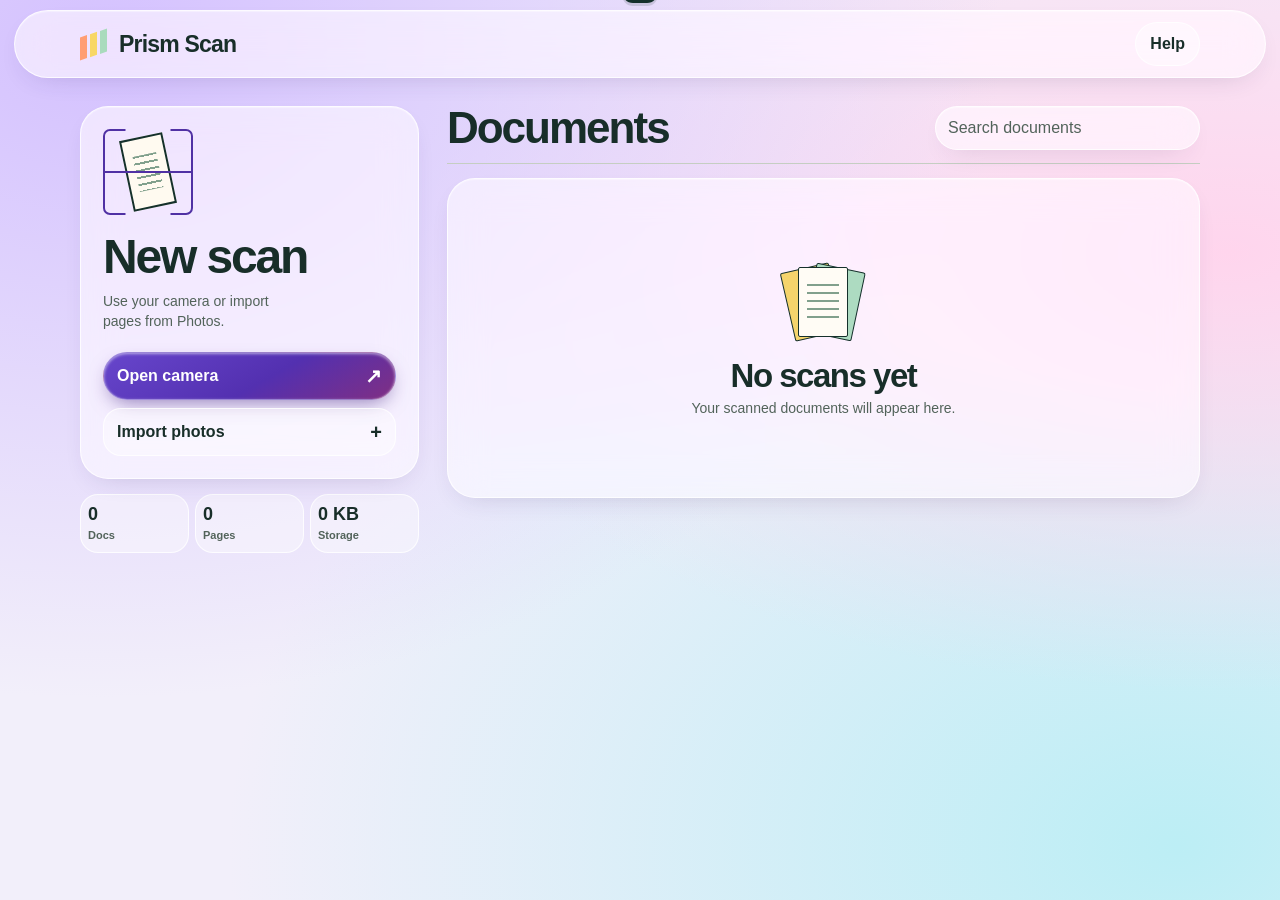
<file: index.html>
<!doctype html>
<html lang="en">
<head>
<meta charset="utf-8">
<meta name="viewport" content="width=device-width, initial-scale=1, viewport-fit=cover">
<title>Prism Scan</title>
<meta name="description" content="Scan, enhance and share documents. Works offline.">
<meta name="theme-color" content="#eee8fa" media="(prefers-color-scheme: light)">
<meta name="theme-color" content="#211832" media="(prefers-color-scheme: dark)">
<meta name="apple-mobile-web-app-capable" content="yes">
<meta name="mobile-web-app-capable" content="yes">
<meta name="apple-mobile-web-app-status-bar-style" content="black-translucent">
<meta name="apple-mobile-web-app-title" content="Prism Scan">
<link rel="apple-touch-icon" href="icons/apple-touch-icon.png">
<link rel="icon" type="image/png" href="icons/icon-192.png">
<link rel="manifest" href="manifest.webmanifest">
<link rel="stylesheet" href="styles.css">
</head>
<body>

<!-- ================= HOME ================= -->
<section id="view-home" class="view active">
  <header class="masthead">
    <div class="masthead-inner">
      <div class="wordmark">
        <span class="prism-mark" aria-hidden="true"><i></i><i></i><i></i></span>
        <h1>Prism Scan</h1>
      </div>
      <button class="help-link" id="btn-help">Help</button>
    </div>
  </header>

  <div class="home-scroll">
    <div class="workspace">
      <aside class="scan-panel" aria-labelledby="scan-heading">
        <div class="scan-intro">
          <div class="scan-art" aria-hidden="true">
            <i class="scan-paper"></i>
            <i class="scan-frame"></i>
          </div>
          <h2 id="scan-heading">New scan</h2>
          <p>Use your camera or import pages from Photos.</p>
          <button class="capture-btn" id="btn-scan">Open camera <span aria-hidden="true">↗</span></button>
          <button class="capture-btn secondary" id="btn-import">Import photos <span aria-hidden="true">+</span></button>
        </div>
        <div class="stats" aria-label="Library statistics">
          <div class="stat s1"><b id="stat-docs">0</b><span>Docs</span></div>
          <div class="stat s2"><b id="stat-pages">0</b><span>Pages</span></div>
          <div class="stat s3"><b id="stat-size">0 KB</b><span>Storage</span></div>
        </div>
      </aside>

      <main class="library" aria-labelledby="library-heading">
        <div id="install-banner" class="install-banner hidden">
          <span>Install on iPhone. Tap <b>Share</b>, then <b>Add to Home Screen</b>.</span>
          <button id="install-close" aria-label="Close">✕</button>
        </div>
        <div id="android-install" class="install-banner android hidden">
          <span>Install Prism Scan as an app</span>
          <button id="android-install-btn" class="install-btn">Install</button>
          <button id="android-install-close" aria-label="Close">✕</button>
        </div>
        <div class="library-heading">
          <h2 id="library-heading">Documents</h2>
          <div class="search-wrap">
            <input id="search" type="search" placeholder="Search documents" aria-label="Search documents" autocomplete="off">
          </div>
        </div>
        <div id="doc-list" class="doc-list"></div>
        <div id="empty" class="empty hidden">
          <div class="paper-stack" aria-hidden="true"><i></i></div>
          <h3>No scans yet</h3>
          <p>Your scanned documents will appear here.</p>
        </div>
      </main>
    </div>
  </div>
</section>

<!-- ================= CROP ================= -->
<section id="view-crop" class="view">
  <header class="bar">
    <button class="icon-btn" id="crop-back" aria-label="Back">‹</button>
    <h2>Adjust corners</h2>
    <span id="crop-queue" class="pill hidden"></span>
  </header>
  <div class="stage" id="crop-stage">
    <canvas id="crop-canvas"></canvas>
    <svg id="crop-svg"></svg>
    <canvas id="loupe" class="loupe hidden" width="240" height="240"></canvas>
    <div id="detect-status" class="detect-status hidden"></div>
  </div>
  <footer class="tools">
    <button class="tool" id="crop-auto"><span class="tool-ic g1">⌖</span>Auto</button>
    <button class="tool" id="crop-full"><span class="tool-ic g2">⛶</span>Full</button>
    <button class="tool" id="crop-rotate"><span class="tool-ic g3">↻</span>Rotate</button>
    <button class="primary" id="crop-next">Next →</button>
  </footer>
</section>

<!-- ================= FILTER ================= -->
<section id="view-filter" class="view">
  <header class="bar">
    <button class="icon-btn" id="filter-back" aria-label="Back">‹</button>
    <h2>Enhance</h2>
    <button class="icon-btn" id="filter-rotate" aria-label="Rotate">↻</button>
  </header>
  <div class="stage preview-stage">
    <canvas id="filter-canvas"></canvas>
    <div id="filter-busy" class="busy hidden"><div class="spinner"></div></div>
  </div>
  <div class="filters" id="filters"></div>
  <footer class="tools">
    <button class="tool" id="filter-retake"><span class="tool-ic g4">↺</span>Retake</button>
    <button class="primary" id="filter-save">✓ Save page</button>
  </footer>
</section>

<!-- ================= DOCUMENT ================= -->
<section id="view-doc" class="view">
  <header class="bar color">
    <button class="icon-btn light" id="doc-back" aria-label="Back">‹</button>
    <h2 id="doc-title" class="doc-title">Document</h2>
    <button class="icon-btn light" id="doc-rename" aria-label="Rename">✎</button>
  </header>
  <div class="doc-meta" id="doc-meta"></div>
  <main class="page-grid" id="page-grid"></main>
  <footer class="doc-actions">
    <button class="act" id="doc-add"><span class="act-ic a1">+</span>Add</button>
    <button class="act" id="doc-import"><span class="act-ic a2">▧</span>Photos</button>
    <button class="act" id="doc-pdf"><span class="act-ic a3">↓</span>PDF</button>
    <button class="act" id="doc-ocr"><span class="act-ic a4">Aa</span>Text</button>
    <button class="act" id="doc-delete"><span class="act-ic a5">×</span>Delete</button>
  </footer>
</section>

<!-- ================= SHEETS ================= -->
<div id="sheet-backdrop" class="sheet-backdrop hidden"></div>

<div id="sheet-page" class="sheet full hidden">
  <header class="bar">
    <button class="icon-btn" data-close aria-label="Close">✕</button>
    <h2 id="page-label">Page</h2>
    <span></span>
  </header>
  <div class="page-view"><img id="page-img" alt="Scanned page"></div>
  <footer class="doc-actions">
    <button class="act" id="page-left"><span class="act-ic a1">←</span>Earlier</button>
    <button class="act" id="page-right"><span class="act-ic a2">→</span>Later</button>
    <button class="act" id="page-sign"><span class="act-ic a6">✎</span>Sign</button>
    <button class="act" id="page-ocr"><span class="act-ic a4">Aa</span>Text</button>
    <button class="act" id="page-share"><span class="act-ic a3">↑</span>Share</button>
    <button class="act" id="page-delete"><span class="act-ic a5">×</span>Delete</button>
  </footer>
</div>

<div id="sheet-sign" class="sheet full hidden">
  <header class="bar">
    <button class="icon-btn" data-close aria-label="Close">✕</button>
    <h2>Sign page</h2>
    <button class="icon-btn" id="sign-revert" aria-label="Remove all signatures" title="Remove all signatures">↺</button>
  </header>
  <div class="sign-stage" id="sign-stage">
    <img id="sign-page" alt="Page to sign">
    <div id="sign-box" class="sign-box hidden">
      <img id="sign-img" alt="Signature" draggable="false">
      <span class="sign-resize" id="sign-resize" aria-label="Resize"></span>
    </div>
    <div id="sign-hint" class="sign-hint">Pick a signature below, then drag it into place</div>
  </div>
  <div class="sig-list" id="sig-list"></div>
  <footer class="tools">
    <button class="tool" id="sign-new"><span class="tool-ic g1">✎</span>New</button>
    <button class="primary" id="sign-apply" disabled>✓ Apply signature</button>
  </footer>
</div>

<div id="sheet-pad" class="sheet hidden">
  <div class="grab"></div>
  <h3>Draw your signature</h3>
  <div class="pad-wrap">
    <canvas id="pad"></canvas>
    <div class="pad-line"></div>
    <span class="pad-ph" id="pad-ph">Sign here with your finger</span>
  </div>
  <div class="row">
    <div class="inks" id="inks">
      <button class="ink on" data-ink="#111827" style="--ink:#111827" aria-label="Black ink"></button>
      <button class="ink" data-ink="#1d4ed8" style="--ink:#1d4ed8" aria-label="Blue ink"></button>
      <button class="ink" data-ink="#7c3aed" style="--ink:#7c3aed" aria-label="Purple ink"></button>
      <button class="ink" data-ink="#dc2626" style="--ink:#dc2626" aria-label="Red ink"></button>
    </div>
    <button class="ghost" id="pad-clear">Clear</button>
  </div>
  <div class="col"><button class="primary" id="pad-save">Save signature</button></div>
</div>

<div id="sheet-ocr" class="sheet hidden">
  <div class="grab"></div>
  <h3>Extract text</h3>
  <div class="row">
    <label for="ocr-lang">Language</label>
    <select id="ocr-lang">
      <option value="eng">English</option>
      <option value="ara">Arabic</option>
      <option value="ben">Bengali</option>
      <option value="hin">Hindi</option>
      <option value="urd">Urdu</option>
      <option value="ind">Indonesian</option>
      <option value="msa">Malay</option>
      <option value="spa">Spanish</option>
      <option value="fra">French</option>
      <option value="deu">German</option>
      <option value="chi_sim">Chinese (Simplified)</option>
    </select>
    <button class="primary small" id="ocr-run">Start</button>
  </div>
  <div class="progress hidden" id="ocr-progress"><div></div><span></span></div>
  <textarea id="ocr-text" placeholder="Recognized text will appear here…" readonly></textarea>
  <div class="row end">
    <button class="ghost" id="ocr-copy">Copy</button>
    <button class="ghost" id="ocr-share">Share</button>
    <button class="ghost" data-close>Done</button>
  </div>
</div>

<div id="sheet-export" class="sheet hidden">
  <div class="grab"></div>
  <h3 id="export-title">PDF ready</h3>
  <p id="export-info" class="muted"></p>
  <div class="col">
    <button class="primary" id="export-share">📤 Share / Save to Files</button>
    <button class="ghost" id="export-open">Open PDF</button>
    <button class="ghost" data-close>Close</button>
  </div>
</div>

<div id="sheet-help" class="sheet hidden">
  <div class="grab"></div>
  <h3>Tips</h3>
  <ul class="tips">
    <li><b>Install on iPhone:</b> in Safari tap <b>•••</b> or <b>Share</b>, then <b>Add to Home Screen</b>.</li>
    <li><b>Install on Android:</b> in Chrome tap <b>⋮</b>, then <b>Install app</b> (or <b>Add to Home screen</b>).</li>
    <li><b>Sign:</b> open a page and tap <b>Sign</b>. Your saved signatures stay on this phone.</li>
    <li><b>Best scans:</b> put the paper on a dark, plain surface with good light.</li>
    <li><b>Corners:</b> drag the colored dots. A zoom bubble helps you place them exactly.</li>
    <li><b>Magic</b> filter whitens paper and sharpens text. <b>B&amp;W</b> is best for printing.</li>
    <li><b>Text</b> (OCR) needs internet the first time each language is used.</li>
    <li><b>Private:</b> scans stay on this phone. Export important PDFs to Files as a backup.</li>
  </ul>
  <div class="col">
    <button class="primary hidden" id="tips-install">Install app</button>
    <a class="ghost video-link" href="tutorial.html">Watch the install video</a>
    <button class="primary" data-close>Got it</button>
  </div>
</div>

<div id="toast" class="toast"></div>

<input type="file" id="file-camera" accept="image/*" capture="environment" hidden>
<input type="file" id="file-photos" accept="image/*" multiple hidden>

<script src="app.js"></script>
</body>
</html>
</file>
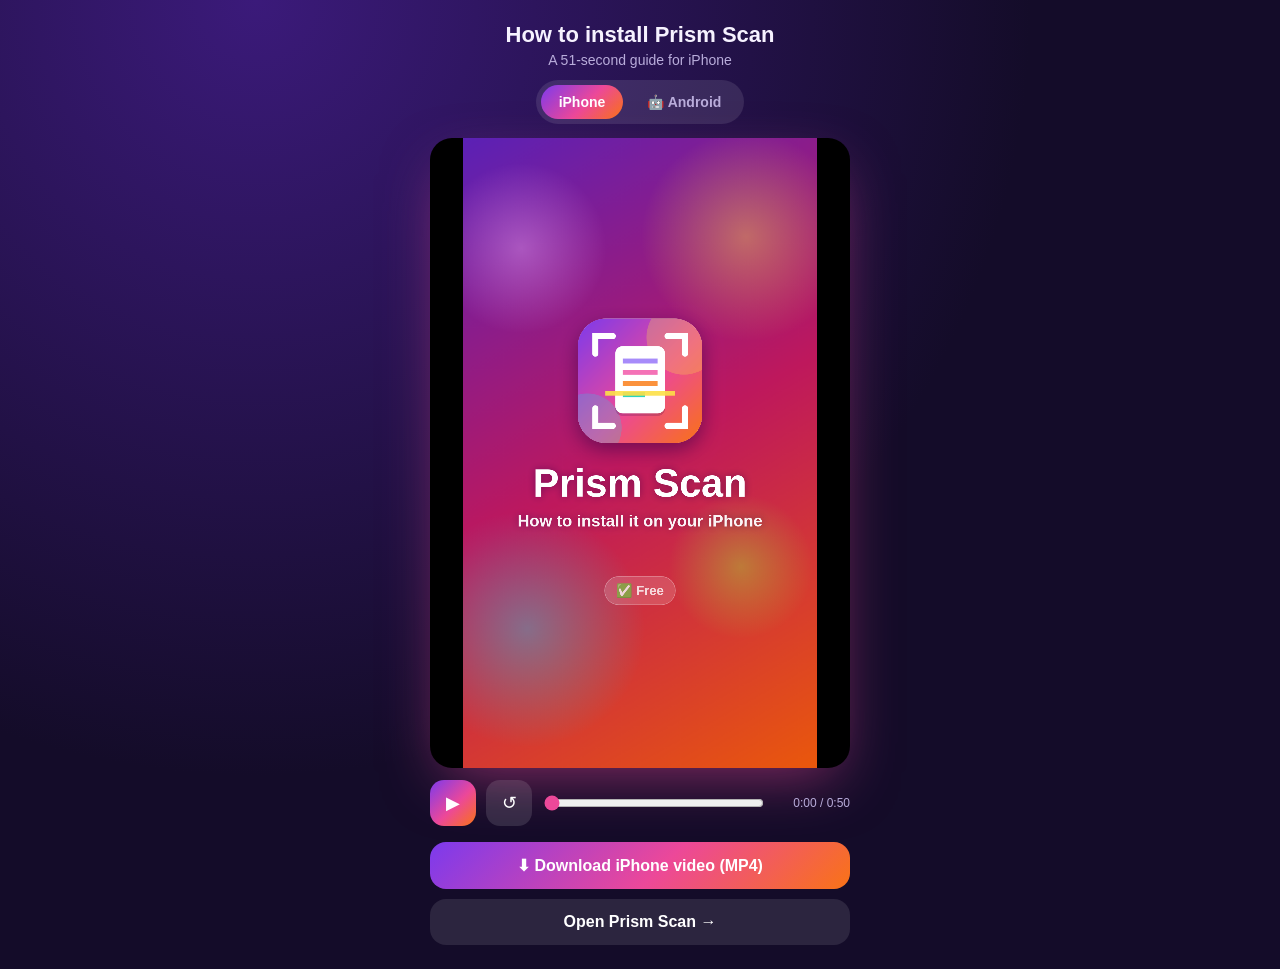
<file: tutorial.html>
<!doctype html>
<html lang="en">
<head>
<meta charset="utf-8">
<meta name="viewport" content="width=device-width, initial-scale=1, viewport-fit=cover">
<title>Install Tutorial</title>
<meta name="theme-color" content="#7c3aed">
<link rel="icon" type="image/png" href="icons/icon-192.png">
<link rel="apple-touch-icon" href="icons/apple-touch-icon.png">
<style>
  :root { --bg: #140c29; --text: #f6f2ff; --muted: #b9addb; --grad: linear-gradient(135deg, #7c3aed, #ec4899 55%, #f97316); }
  * { box-sizing: border-box; }
  html, body { margin: 0; min-height: 100%; }
  body {
    background: radial-gradient(circle at 20% 0%, #3b1a7a 0%, var(--bg) 55%);
    color: var(--text); font-family: -apple-system, BlinkMacSystemFont, "Segoe UI", Roboto, sans-serif;
    display: flex; flex-direction: column; align-items: center;
    padding: calc(env(safe-area-inset-top) + 16px) 16px calc(env(safe-area-inset-bottom) + 24px);
  }
  h1 { margin: 6px 0 4px; font-size: 22px; text-align: center; }
  p.sub { margin: 0 0 12px; color: var(--muted); font-size: 14px; text-align: center; }
  .os { display: flex; gap: 6px; padding: 5px; border-radius: 999px; background: rgba(255,255,255,.1); margin-bottom: 14px; }
  .os button {
    border: 0; border-radius: 999px; padding: 9px 18px; font: inherit; font-weight: 700; font-size: 14px;
    color: var(--muted); background: transparent; cursor: pointer;
  }
  .os button.on { background: var(--grad); color: #fff; }
  .player { width: 100%; max-width: 420px; }
  canvas {
    display: block; width: 100%; height: auto; aspect-ratio: 9 / 16; max-height: 70vh; object-fit: contain;
    border-radius: 22px; box-shadow: 0 20px 60px -15px rgba(236,72,153,.55); background: #000; cursor: pointer;
  }
  .controls { display: flex; align-items: center; gap: 10px; margin-top: 12px; }
  .controls button {
    width: 46px; height: 46px; border-radius: 14px; border: 0; color: #fff; font-size: 18px; cursor: pointer;
    background: var(--grad); flex-shrink: 0;
  }
  .controls button.alt { background: rgba(255,255,255,.12); }
  input[type=range] { flex: 1; min-width: 0; accent-color: #ec4899; }
  .time { font-variant-numeric: tabular-nums; font-size: 12px; color: var(--muted); width: 74px; text-align: right; }
  .links { display: flex; flex-direction: column; gap: 10px; margin-top: 16px; width: 100%; max-width: 420px; }
  .links a { display: block; text-align: center; padding: 14px; border-radius: 16px; font-weight: 700; text-decoration: none; color: #fff; }
  .links a.primary { background: var(--grad); }
  .links a.ghost { background: rgba(255,255,255,.1); }
</style>
</head>
<body>
  <h1>How to install Prism Scan</h1>
  <p class="sub" id="subline">A short guide</p>
  <div class="os" role="tablist">
    <button id="os-ios" role="tab"> iPhone</button>
    <button id="os-android" role="tab">🤖 Android</button>
  </div>
  <div class="player">
    <canvas id="v" width="1080" height="1920" aria-label="Animated install tutorial"></canvas>
    <div class="controls">
      <button id="play" aria-label="Play">▶</button>
      <button id="restart" class="alt" aria-label="Restart">↺</button>
      <input id="seek" type="range" min="0" max="1000" value="0" aria-label="Seek">
      <span class="time" id="time">0:00 / 0:00</span>
    </div>
  </div>
  <div class="links">
    <a class="primary" id="dl" href="tutorial.mp4" download>⬇ Download video (MP4)</a>
    <a class="ghost" href="./">Open Prism Scan →</a>
  </div>

<script>
'use strict';
const W = 1080, H = 1920;
const cv = document.getElementById('v'), ctx = cv.getContext('2d');
const FONT = '-apple-system, BlinkMacSystemFont, "SF Pro Display", "Segoe UI", Roboto, sans-serif';
const EMOJI = '"Apple Color Emoji", "Segoe UI Emoji", "Noto Color Emoji", sans-serif';
const LINK = 'razinraziq13.github.io/prism-scan';
const icon = new Image(); icon.src = 'icons/icon-512.png';
const iconRound = new Image(); iconRound.src = 'icons/icon-maskable-512.png';
let OS = new URLSearchParams(location.search).get('os') || (/android/i.test(navigator.userAgent) ? 'android' : 'ios');
if (OS !== 'android') OS = 'ios';

/* phone geometry: screen content is drawn in phone points (393 x 866) */
const PX = 250, PY = 560, PW = 580, PH = 1240, BZ = 16;
const SX = PX + BZ, SY = PY + BZ, SW = PW - BZ * 2, SH = PH - BZ * 2;
const U = SW / 393, SHP = SH / U;

/* ---------- helpers ---------- */
const clamp01 = x => Math.max(0, Math.min(1, x));
const seg = (t, a, b) => clamp01((t - a) / (b - a));
const easeOut = x => 1 - Math.pow(1 - x, 3);
const easeInOut = x => x < .5 ? 4 * x * x * x : 1 - Math.pow(-2 * x + 2, 3) / 2;
const backOut = x => { const c1 = 1.9, c3 = c1 + 1; return x <= 0 ? 0 : 1 + c3 * Math.pow(x - 1, 3) + c1 * Math.pow(x - 1, 2); };
const lerp = (a, b, t) => a + (b - a) * t;
function rr(x, y, w, h, r) { ctx.beginPath(); ctx.roundRect(x, y, w, h, r); }
function txt(s, x, y, size, color, weight = 700, align = 'left', font = FONT) {
  ctx.font = `${weight} ${size}px ${font}`; ctx.fillStyle = color; ctx.textAlign = align; ctx.textBaseline = 'middle'; ctx.fillText(s, x, y);
}
function emoji(e, x, y, size) { txt(e, x, y, size, '#000', 400, 'center', EMOJI); }
function grad(x0, y0, x1, y1, stops) { const g = ctx.createLinearGradient(x0, y0, x1, y1); stops.forEach((c, i) => g.addColorStop(i / (stops.length - 1), c)); return g; }
const BRAND = ['#7c3aed', '#ec4899', '#f97316'];
const pulse = t => .5 + .5 * Math.sin(t * 9);

function finger(t, t0, x, y) {
  if (t < t0 - .75 || t > t0 + .55) return;
  const a = easeOut(seg(t, t0 - .75, t0 - .35)) * (1 - seg(t, t0 + .3, t0 + .55));
  const k = easeOut(seg(t, t0 - .75, t0 - .1)), fx = lerp(x + 46, x, k), fy = lerp(y + 70, y, k);
  const pressed = Math.abs(t - t0) < .13;
  ctx.save(); ctx.globalAlpha = a;
  if (t >= t0) {
    const p = seg(t, t0, t0 + .45);
    ctx.beginPath(); ctx.arc(x, y, 20 + p * 34, 0, Math.PI * 2);
    ctx.strokeStyle = `rgba(255,255,255,${1 - p})`; ctx.lineWidth = 4; ctx.stroke();
  }
  fingerDot(fx, fy, pressed);
  ctx.restore();
}
function fingerDot(x, y, pressed) {
  ctx.save(); ctx.shadowColor = 'rgba(0,0,0,.35)'; ctx.shadowBlur = 10;
  ctx.beginPath(); ctx.arc(x, y, pressed ? 17 : 21, 0, Math.PI * 2);
  ctx.fillStyle = 'rgba(255,255,255,.45)'; ctx.fill();
  ctx.lineWidth = 3; ctx.strokeStyle = '#fff'; ctx.stroke(); ctx.restore();
}
function statusBar(color) {
  if (OS === 'android') {
    txt('9:41', 30, 24, 14, color, 600);
    ctx.fillStyle = color;
    ctx.beginPath(); ctx.moveTo(318, 30); ctx.lineTo(334, 30); ctx.lineTo(334, 16); ctx.closePath(); ctx.fill();
    rr(346, 16, 9, 15, 2); ctx.fill();
    return;
  }
  txt('9:41', 52, 27, 16, color, 600, 'center');
  ctx.fillStyle = color;
  for (let i = 0; i < 4; i++) rr(300 + i * 6, 31 - i * 3, 4, 5 + i * 3, 1), ctx.fill();
  rr(334, 21, 26, 13, 4); ctx.strokeStyle = color; ctx.lineWidth = 1.5; ctx.stroke();
  rr(336.5, 23.5, 19, 8, 2); ctx.fill();
}
function drawIcon(x, y, s, round) {
  const img = round ? iconRound : icon;
  if (!img.complete) return;
  ctx.save();
  if (round) { ctx.beginPath(); ctx.arc(x + s / 2, y + s / 2, s / 2, 0, Math.PI * 2); } else rr(x, y, s, s, s * .23);
  ctx.clip(); ctx.drawImage(img, x, y, s, s); ctx.restore();
}

/* ---------- background & frame ---------- */
function background(T) {
  ctx.fillStyle = grad(0, 0, W, H, OS === 'android' ? ['#4c1d95', '#be185d', '#0d9488'] : ['#5b21b6', '#be185d', '#ea580c']);
  ctx.fillRect(0, 0, W, H);
  const blobs = [['#fde047', 820, 260, 320], ['#22d3ee', 160, 1500, 360], ['#a3e635', 900, 1350, 220], ['#f0abfc', 200, 380, 260]];
  blobs.forEach(([c, x, y, r], i) => {
    const bx = x + Math.sin(T * .5 + i * 1.7) * 60, by = y + Math.cos(T * .4 + i) * 50;
    const g = ctx.createRadialGradient(bx, by, 0, bx, by, r);
    g.addColorStop(0, c + '66'); g.addColorStop(1, c + '00');
    ctx.fillStyle = g; ctx.fillRect(bx - r, by - r, r * 2, r * 2);
  });
}
function phone(draw) {
  const R = OS === 'android' ? 70 : 92;
  ctx.save();
  ctx.shadowColor = 'rgba(30,0,60,.55)'; ctx.shadowBlur = 90; ctx.shadowOffsetY = 36;
  rr(PX, PY, PW, PH, R); ctx.fillStyle = '#0b0a12'; ctx.fill();
  ctx.shadowColor = 'transparent';
  ctx.lineWidth = 7; ctx.strokeStyle = OS === 'android' ? '#3f4a5a' : '#4b4566'; ctx.stroke();
  ctx.save(); rr(SX, SY, SW, SH, R - 14); ctx.clip();
  ctx.translate(SX, SY); ctx.scale(U, U); draw();
  ctx.restore();
  if (OS === 'android') { ctx.beginPath(); ctx.arc(PX + PW / 2, SY + 36, 15, 0, Math.PI * 2); ctx.fillStyle = '#000'; ctx.fill(); }
  else { rr(PX + PW / 2 - 72, SY + 22, 144, 42, 21); ctx.fillStyle = '#000'; ctx.fill(); }
  ctx.restore();
}
function caption(t, sc) {
  const a = easeOut(seg(t, 0, .5)), dy = (1 - a) * 40;
  ctx.save(); ctx.globalAlpha = a;
  const label = `STEP ${sc.step} OF ${STEPS}`;
  ctx.font = `800 34px ${FONT}`; const w = ctx.measureText(label).width + 56;
  rr(W / 2 - w / 2, 120 + dy, w, 62, 31); ctx.fillStyle = '#fff'; ctx.fill();
  txt(label, W / 2, 152 + dy, 34, '#7c3aed', 800, 'center');
  ctx.shadowColor = 'rgba(40,0,70,.45)'; ctx.shadowBlur = 24; ctx.shadowOffsetY = 6;
  txt(sc.title, W / 2, 275 + dy, 84, '#fff', 800, 'center');
  ctx.shadowBlur = 10;
  txt(sc.sub, W / 2, 380 + dy, 44, 'rgba(255,255,255,.92)', 600, 'center');
  ctx.restore();
}

/* ---------- home screens ---------- */
const GRID_APPS = [
  ['Camera', '📷', ['#6b7280', '#1f2937']], ['Photos', '🌸', ['#fff', '#f1f5f9']], ['Mail', '✉️', ['#60a5fa', '#2563eb']], ['Calendar', '📅', ['#fff', '#f1f5f9']],
  ['Weather', '⛅', ['#38bdf8', '#1d4ed8']], ['Maps', '🗺️', ['#86efac', '#16a34a']], ['Notes', '📝', ['#fef08a', '#facc15']], ['Settings', '⚙️', ['#9ca3af', '#4b5563']],
  ['Clock', '⏰', ['#1f2937', '#000']], ['Files', '📁', ['#93c5fd', '#3b82f6']], ['Calculator', '🧮', ['#f59e0b', '#c2410c']], ['Health', '❤️', ['#fff', '#fce7f3']],
];
const DOCK_IOS = [['📞', ['#4ade80', '#16a34a']], ['🧭', ['#7dd3fc', '#2563eb']], ['💬', ['#4ade80', '#15803d']], ['🎵', ['#fb7185', '#e11d48']]];
const DOCK_ANDROID = [['📞', ['#4ade80', '#16a34a']], ['💬', ['#60a5fa', '#2563eb']], ['🌐', ['#fff', '#e2e8f0']], ['📷', ['#6b7280', '#1f2937']]];
const BROWSER_DOCK = () => OS === 'android' ? 2 : 1;
const gridPos = i => [26 + (i % 4) * 92, 74 + Math.floor(i / 4) * 106];
const dockX = i => 12 + 369 * (i + .5) / 4;
const dockY = () => OS === 'android' ? SHP - 170 : SHP - 97;
function appIcon(x, y, e, cols, s = 62) {
  if (OS === 'android') { ctx.beginPath(); ctx.arc(x + s / 2, y + s / 2, s / 2, 0, Math.PI * 2); } else rr(x, y, s, s, s * .23);
  ctx.fillStyle = grad(x, y, x, y + s, cols); ctx.fill();
  emoji(e, x + s / 2, y + s / 2 + 2, s * .5);
}
function homeScreen(t, o = {}) {
  ctx.fillStyle = grad(0, 0, 393, SHP, OS === 'android' ? ['#134e4a', '#4338ca', '#9d174d'] : ['#312e81', '#7c3aed', '#db2777']);
  ctx.fillRect(0, 0, 393, SHP);
  const g = ctx.createRadialGradient(300, 200, 0, 300, 200, 300); g.addColorStop(0, 'rgba(251,191,36,.35)'); g.addColorStop(1, 'rgba(251,191,36,0)');
  ctx.fillStyle = g; ctx.fillRect(0, 0, 393, SHP);
  statusBar('#fff');
  GRID_APPS.forEach(([n, e, c], i) => { const [x, y] = gridPos(i); appIcon(x, y, e, c); txt(n, x + 31, y + 76, 11.5, '#fff', 500, 'center'); });
  if (o.prism > 0) {
    const [x, y] = gridPos(12), s = backOut(o.prism);
    ctx.save(); ctx.translate(x + 31, y + 31); ctx.scale(s, s); drawIcon(-31, -31, 62, OS === 'android'); ctx.restore();
    ctx.globalAlpha = clamp01(o.prism * 2); txt('Prism Scan', x + 31, y + 76, 11.5, '#fff', 600, 'center'); ctx.globalAlpha = 1;
    if (o.sparkle > 0 && o.sparkle < 1) {
      for (let k = 0; k < 8; k++) {
        const ang = k / 8 * Math.PI * 2, d = 40 + o.sparkle * 45;
        ctx.globalAlpha = 1 - o.sparkle; emoji(k % 2 ? '✨' : '⭐', x + 31 + Math.cos(ang) * d, y + 31 + Math.sin(ang) * d, 16);
      }
      ctx.globalAlpha = 1;
    }
  }
  const dock = OS === 'android' ? DOCK_ANDROID : DOCK_IOS, dy = dockY();
  if (OS === 'android') {
    rr(20, SHP - 78, 353, 52, 26); ctx.fillStyle = 'rgba(255,255,255,.92)'; ctx.fill();
    txt('🔍  Search', 44, SHP - 52, 16, '#555', 500, 'left', `${FONT}, ${EMOJI}`);
  } else { rr(12, SHP - 112, 369, 92, 30); ctx.fillStyle = 'rgba(255,255,255,.22)'; ctx.fill(); }
  dock.forEach(([e, c], i) => {
    const x = dockX(i) - 31;
    appIcon(x, dy, e, c);
    if (o.glow === i) {
      if (OS === 'android') { ctx.beginPath(); ctx.arc(x + 31, dy + 31, 36, 0, 7); } else rr(x - 4, dy - 4, 70, 70, 18);
      ctx.strokeStyle = '#fde047'; ctx.lineWidth = 4; ctx.stroke();
    }
  });
  if (o.toast > 0) {
    ctx.globalAlpha = o.toast; rr(76, SHP - 150, 241, 40, 20); ctx.fillStyle = 'rgba(30,30,30,.9)'; ctx.fill();
    txt('Prism Scan installed', 196, SHP - 130, 14, '#fff', 600, 'center'); ctx.globalAlpha = 1;
  }
}

/* ---------- the app itself ---------- */
function appHome(bottom, standalone, banner) {
  ctx.fillStyle = '#f6f3ff'; ctx.fillRect(0, -200, 393, SHP + 400);
  rr(0, -230, 393, 490, 26); ctx.fillStyle = grad(0, 0, 393, 260, BRAND); ctx.fill();
  ctx.fillStyle = 'rgba(253,224,71,.35)'; ctx.beginPath(); ctx.arc(350, 30, 80, 0, 7); ctx.fill();
  drawIcon(18, 58, 46, false);
  txt('Prism Scan', 76, 72, 24, '#fff', 800);
  txt('Scan · Enhance · Share', 77, 96, 12, 'rgba(255,255,255,.9)', 600);
  ['Documents', 'Pages', 'Storage'].forEach((l, i) => {
    const x = 18 + i * 122;
    rr(x, 128, 112, 66, 14); ctx.fillStyle = 'rgba(255,255,255,.2)'; ctx.fill();
    txt(i === 2 ? '0 KB' : '0', x + 12, 152, 20, '#fff', 800); txt(l, x + 12, 178, 11, 'rgba(255,255,255,.9)', 600);
  });
  let off = 0;
  if (banner) {
    rr(14, 272, 365, 46, 14); ctx.fillStyle = grad(14, 0, 379, 0, ['#dcfce7', '#cffafe']); ctx.fill();
    txt('📲 Install Prism Scan as an app', 26, 295, 13, '#134e4a', 600, 'left', `${FONT}, ${EMOJI}`);
    rr(262, 280, 76, 30, 15); ctx.fillStyle = grad(262, 280, 338, 310, ['#14b8a6', '#0ea5e9']); ctx.fill();
    if (banner > 1) { rr(258, 276, 84, 38, 19); ctx.strokeStyle = `rgba(236,72,153,${banner - 1})`; ctx.lineWidth = 3; ctx.stroke(); }
    txt('Install', 300, 295, 13, '#fff', 800, 'center');
    txt('✕', 360, 295, 13, '#134e4a', 700, 'center');
    off = 98;
  }
  rr(16, 230 + off, 361, 44, 14); ctx.fillStyle = '#fff'; ctx.fill(); ctx.strokeStyle = '#e7e1f7'; ctx.lineWidth = 2; ctx.stroke();
  txt('🔍  Search documents', 30, 252 + off, 15, '#9b92b8', 500, 'left', `${FONT}, ${EMOJI}`);
  emoji('📄✨', 196, 420 + off / 2, 40);
  txt('No scans yet', 196, 472 + off / 2, 21, '#db2777', 800, 'center');
  txt('Tap the big camera button to scan', 196, 500 + off / 2, 13, '#6d6488', 500, 'center');
  const dy = bottom - 84;
  rr(16, dy, 361, 70, 24); ctx.fillStyle = '#fff'; ctx.fill();
  miniIcon(70, dy + 35, '🖼️', ['#fbcfe8', '#f9a8d4']); txt('Photos', 70, dy + 60, 10, '#6d6488', 700, 'center');
  miniIcon(323, dy + 35, '💡', ['#99f6e4', '#67e8f9']); txt('Tips', 323, dy + 60, 10, '#6d6488', 700, 'center');
  ctx.beginPath(); ctx.arc(196.5, dy + 6, 36, 0, 7); ctx.fillStyle = '#f6f3ff'; ctx.fill();
  ctx.beginPath(); ctx.arc(196.5, dy + 6, 31, 0, 7); ctx.fillStyle = grad(165, dy - 25, 228, dy + 37, BRAND); ctx.fill();
  ctx.strokeStyle = '#fff'; ctx.lineWidth = 2.5; ctx.beginPath(); ctx.arc(196.5, dy + 6, 9, 0, 7); ctx.stroke();
  [[-1, -1], [1, -1], [1, 1], [-1, 1]].forEach(([sx, sy]) => {
    ctx.beginPath(); ctx.moveTo(196.5 + sx * 15, dy + 6 + sy * 8); ctx.lineTo(196.5 + sx * 15, dy + 6 + sy * 15); ctx.lineTo(196.5 + sx * 8, dy + 6 + sy * 15); ctx.stroke();
  });
  if (standalone) statusBar('#fff');
}
function miniIcon(cx, cy, e, cols) { rr(cx - 17, cy - 22, 34, 34, 11); ctx.fillStyle = grad(cx, cy - 22, cx, cy + 12, cols); ctx.fill(); emoji(e, cx, cy - 4, 17); }
function keyboard(goBlue) {
  ctx.fillStyle = OS === 'android' ? '#e8eaed' : '#d1d3d9'; ctx.fillRect(0, SHP - 300, 393, 300);
  ['qwertyuiop', 'asdfghjkl', 'zxcvbnm'].forEach((r, ri) => [...r].forEach((k, ki) => {
    const kw = 33, gap = 6, off = (393 - (r.length * kw + (r.length - 1) * gap)) / 2;
    const x = off + ki * (kw + gap), y = SHP - 288 + ri * 54;
    rr(x, y, kw, 44, OS === 'android' ? 10 : 6); ctx.fillStyle = '#fff'; ctx.fill(); txt(k, x + kw / 2, y + 22, 19, '#111', 400, 'center');
  }));
  rr(98, SHP - 126, 196, 44, 8); ctx.fillStyle = '#fff'; ctx.fill(); txt('space', 196, SHP - 104, 15, '#111', 400, 'center');
  rr(302, SHP - 126, 80, 44, 8); ctx.fillStyle = OS === 'android' ? '#1a73e8' : '#0a84ff'; ctx.fill();
  txt(OS === 'android' ? '→' : 'go', 342, SHP - 104, 17, '#fff', 700, 'center');
}

/* ---------- iPhone Safari ---------- */
function safariBar(urlText, menuGlow) {
  ctx.save(); ctx.shadowColor = 'rgba(0,0,0,.18)'; ctx.shadowBlur = 16;
  ctx.fillStyle = 'rgba(255,255,255,.96)';
  ctx.beginPath(); ctx.arc(40, SHP - 56, 23, 0, 7); ctx.fill();
  rr(72, SHP - 79, 250, 46, 23); ctx.fill();
  ctx.beginPath(); ctx.arc(354, SHP - 56, 23, 0, 7); ctx.fill();
  ctx.restore();
  txt('‹', 39, SHP - 59, 30, '#111', 400, 'center');
  txt(urlText, 197, SHP - 56, 14, '#111', 500, 'center');
  txt('•••', 354, SHP - 58, 16, '#111', 800, 'center');
  if (menuGlow) { ctx.beginPath(); ctx.arc(354, SHP - 56, 27, 0, 7); ctx.strokeStyle = '#ec4899'; ctx.lineWidth = 3; ctx.stroke(); }
}
function safariStart(typed, t) {
  ctx.fillStyle = '#f2f2f7'; ctx.fillRect(0, 0, 393, SHP);
  statusBar('#111');
  txt('Favorites', 22, 110, 22, '#111', 800);
  const favs = [['🔎', '#e0e7ff'], ['📰', '#fde68a'], ['🎬', '#fecaca'], ['🛍️', '#bbf7d0'], ['📚', '#bae6fd'], ['🌐', '#e9d5ff'], ['🍳', '#fed7aa'], ['✈️', '#cffafe']];
  favs.forEach(([e, c], i) => { const x = 26 + (i % 4) * 90, y = 140 + Math.floor(i / 4) * 96; rr(x, y, 64, 64, 15); ctx.fillStyle = c; ctx.fill(); emoji(e, x + 32, y + 34, 28); });
  keyboard();
  ctx.fillStyle = '#f2f2f7'; ctx.fillRect(0, SHP - 360, 393, 60);
  rr(14, SHP - 354, 365, 46, 23); ctx.fillStyle = '#fff'; ctx.fill();
  txt(typed, 34, SHP - 331, 15, '#111', 500);
  ctx.font = `500 15px ${FONT}`; const w = ctx.measureText(typed).width;
  if (Math.floor(t * 3) % 2 === 0) { ctx.fillStyle = '#0a84ff'; ctx.fillRect(36 + w, SHP - 343, 2, 22); }
}
function safariLoaded(prog, menuGlow) {
  appHome(SHP - 92, false);
  statusBar('#fff');
  ctx.fillStyle = 'rgba(246,243,255,.9)'; ctx.fillRect(0, SHP - 96, 393, 96);
  safariBar('razinraziq13.github.io', menuGlow);
  if (prog < 1) { ctx.fillStyle = '#0a84ff'; ctx.fillRect(72, SHP - 36, 250 * prog, 3); }
}
function menuPanel(p, hi) {
  if (p <= 0) return;
  const s = easeOut(p);
  ctx.save(); ctx.globalAlpha = p; ctx.translate(354, SHP - 80); ctx.scale(s, s); ctx.translate(-354, -(SHP - 80));
  ctx.shadowColor = 'rgba(0,0,0,.25)'; ctx.shadowBlur = 30;
  const x = 128, y = SHP - 372, w = 252, rows = [['Share', '⬆️'], ['Add to Bookmarks', '📖'], ['Add to Reading List', '👓'], ['Find on Page', '🔍'], ['Request Desktop Website', '🖥️']];
  rr(x, y, w, rows.length * 52 + 12, 22); ctx.fillStyle = 'rgba(250,250,252,.98)'; ctx.fill(); ctx.shadowColor = 'transparent';
  rows.forEach(([l, e], i) => {
    const ry = y + 6 + i * 52;
    if (i === 0 && hi) { rr(x + 6, ry, w - 12, 50, 14); ctx.fillStyle = 'rgba(236,72,153,.16)'; ctx.fill(); }
    emoji(e, x + 30, ry + 26, 17); txt(l, x + 54, ry + 26, 15, '#111', i === 0 ? 700 : 500);
  });
  ctx.restore();
}
const SHARE_ROWS = [['Copy', '📋'], ['Add to Reading List', '👓'], ['Add Bookmark', '📖'], ['Add to Favorites', '⭐'], ['Add to Quick Note', '🗒️'], ['Find on Page', '🔍'], ['Add to Home Screen', '➕'], ['Markup', '✏️'], ['Print', '🖨️']];
function shareSheet(p, scroll, hiPulse) {
  const top = lerp(SHP, 120, easeOut(p));
  ctx.fillStyle = `rgba(0,0,0,${.35 * p})`; ctx.fillRect(0, 0, 393, SHP);
  rr(0, top, 393, SHP - top + 40, 16); ctx.fillStyle = '#f2f2f7'; ctx.fill();
  drawIcon(18, top + 18, 46, false);
  txt('Prism Scan', 76, top + 32, 15, '#111', 700); txt(LINK, 76, top + 52, 12, '#8e8e93', 500);
  ctx.beginPath(); ctx.arc(360, top + 36, 15, 0, 7); ctx.fillStyle = '#e3e3e8'; ctx.fill(); txt('✕', 360, top + 36, 13, '#666', 700, 'center');
  [['AirDrop', '📡', ['#60a5fa', '#2563eb']], ['Messages', '💬', ['#4ade80', '#15803d']], ['Mail', '✉️', ['#60a5fa', '#2563eb']], ['Notes', '📝', ['#fef08a', '#facc15']], ['More', '•••', ['#e5e7eb', '#d1d5db']]].forEach(([n, e, c], i) => {
    const x = 18 + i * 76;
    rr(x, top + 88, 58, 58, 14); ctx.fillStyle = grad(x, top + 88, x, top + 146, c); ctx.fill();
    if (e === '•••') txt(e, x + 29, top + 116, 16, '#555', 800, 'center'); else emoji(e, x + 29, top + 118, 27);
    txt(n, x + 29, top + 162, 11, '#333', 500, 'center');
  });
  ctx.save(); ctx.beginPath(); ctx.rect(0, top + 186, 393, SHP); ctx.clip();
  const ly = top + 196 - scroll;
  rr(14, ly, 365, SHARE_ROWS.length * 50, 14); ctx.fillStyle = '#fff'; ctx.fill();
  SHARE_ROWS.forEach(([l, e], i) => {
    const y = ly + i * 50;
    if (i === 6 && hiPulse > 0) {
      rr(18, y + 3, 357, 44, 11); ctx.fillStyle = `rgba(236,72,153,${.1 + .12 * hiPulse})`; ctx.fill();
      ctx.strokeStyle = grad(18, y, 375, y, BRAND); ctx.lineWidth = 2.5; ctx.stroke();
    }
    txt(l, 32, y + 25, 16, '#111', i === 6 ? 700 : 400); emoji(e, 350, y + 25, 17);
    if (i < SHARE_ROWS.length - 1) { ctx.fillStyle = '#e5e5ea'; ctx.fillRect(32, y + 49.5, 347, 1); }
  });
  ctx.restore();
  return ly + 6 * 50 + 25;
}
function addDialog(p) {
  const top = lerp(SHP, 54, easeOut(p));
  ctx.fillStyle = `rgba(0,0,0,${.35 * p})`; ctx.fillRect(0, 0, 393, SHP);
  rr(0, top, 393, SHP, 16); ctx.fillStyle = '#f2f2f7'; ctx.fill();
  txt('Cancel', 18, top + 32, 16, '#0a84ff', 400);
  txt('Add to Home Screen', 196, top + 32, 16, '#111', 700, 'center');
  txt('Add', 372, top + 32, 16, '#0a84ff', 700, 'right');
  rr(14, top + 70, 365, 96, 14); ctx.fillStyle = '#fff'; ctx.fill();
  drawIcon(28, top + 88, 60, false);
  txt('Prism Scan', 104, top + 104, 17, '#111', 500); ctx.fillStyle = '#e5e5ea'; ctx.fillRect(104, top + 120, 262, 1);
  txt(LINK, 104, top + 140, 13, '#8e8e93', 400);
  txt('An icon will be added to your Home Screen so', 28, top + 192, 13, '#6e6e73', 400);
  txt('you can quickly open this app.', 28, top + 210, 13, '#6e6e73', 400);
  rr(14, top + 236, 365, 52, 14); ctx.fillStyle = '#fff'; ctx.fill();
  txt('Open as Web App', 30, top + 262, 16, '#111', 400);
  rr(312, top + 247, 52, 31, 15.5); ctx.fillStyle = '#34c759'; ctx.fill();
  ctx.beginPath(); ctx.arc(348.5, top + 262.5, 13.5, 0, 7); ctx.fillStyle = '#fff'; ctx.fill();
  return top;
}

/* ---------- Android Chrome ---------- */
function chromeTop(text, cursorOn) {
  ctx.fillStyle = '#fff'; ctx.fillRect(0, 0, 393, 104);
  statusBar('#111');
  txt('⌂', 24, 74, 22, '#444', 400, 'center');
  rr(46, 52, 262, 44, 22); ctx.fillStyle = '#f1f3f4'; ctx.fill();
  txt(text ? '🔒' : '', 64, 74, 12, '#555', 400, 'center', EMOJI);
  ctx.font = `500 14px ${FONT}`;
  let s = text; while (ctx.measureText(s).width > 210 && s.length > 4) s = '…' + s.slice(2);
  txt(s || 'Search or type URL', 80, 74, 14, s ? '#111' : '#777', 500);
  if (cursorOn) { const w = ctx.measureText(s).width; ctx.fillStyle = '#1a73e8'; ctx.fillRect(82 + w, 63, 2, 22); }
  rr(318, 62, 22, 22, 5); ctx.strokeStyle = '#444'; ctx.lineWidth = 2; ctx.stroke(); txt('1', 329, 74, 12, '#444', 700, 'center');
  txt('⋮', 367, 74, 24, '#444', 800, 'center');
  ctx.fillStyle = '#e5e7eb'; ctx.fillRect(0, 103, 393, 1);
}
function chromeStart(typed, t) {
  ctx.fillStyle = '#fff'; ctx.fillRect(0, 0, 393, SHP);
  chromeTop(typed, Math.floor(t * 3) % 2 === 0);
  [['🔎', '#e8f0fe'], ['📰', '#fef7e0'], ['🎬', '#fce8e6'], ['🛍️', '#e6f4ea'], ['📚', '#e8f0fe'], ['🌐', '#f3e8fd'], ['🍳', '#fef7e0'], ['✈️', '#e6f4ea']]
    .forEach(([e, c], i) => { const x = 36 + (i % 4) * 88, y = 170 + Math.floor(i / 4) * 96; ctx.beginPath(); ctx.arc(x + 26, y + 26, 28, 0, 7); ctx.fillStyle = c; ctx.fill(); emoji(e, x + 26, y + 28, 24); });
  keyboard();
}
function chromeLoaded(prog, banner) {
  ctx.save(); ctx.translate(0, 104); appHome(SHP - 104 - 16, false, banner); ctx.restore();
  chromeTop('razinraziq13.github.io', false);
  if (prog < 1) { ctx.fillStyle = '#1a73e8'; ctx.fillRect(0, 102, 393 * prog, 3); }
}
function installDialog(p, glow) {
  if (p <= 0) return;
  ctx.fillStyle = `rgba(0,0,0,${.45 * p})`; ctx.fillRect(0, 0, 393, SHP);
  const s = lerp(.85, 1, easeOut(p));
  ctx.save(); ctx.globalAlpha = p; ctx.translate(196.5, 430); ctx.scale(s, s); ctx.translate(-196.5, -430);
  rr(34, 300, 325, 250, 28); ctx.fillStyle = '#fff'; ctx.fill();
  txt('Install app', 60, 342, 22, '#111', 500);
  drawIcon(60, 380, 52, true);
  txt('Prism Scan', 128, 396, 17, '#111', 600);
  txt('razinraziq13.github.io', 128, 420, 13, '#5f6368', 400);
  txt('Cancel', 212, 508, 15, '#1a73e8', 600, 'center');
  rr(262, 488, 80, 40, 20); ctx.fillStyle = '#1a73e8'; ctx.fill();
  if (glow) { rr(257, 483, 90, 50, 25); ctx.strokeStyle = `rgba(236,72,153,${glow})`; ctx.lineWidth = 3; ctx.stroke(); }
  txt('Install', 302, 508, 15, '#fff', 600, 'center');
  ctx.restore();
}

/* ---------- shared: camera, crop, sign, PDF ---------- */
const PAPER = [[.22, .2], [.8, .13], [.86, .83], [.19, .88]];
function quadPt(q, u, v) {
  const top = [lerp(q[0][0], q[1][0], u), lerp(q[0][1], q[1][1], u)], bot = [lerp(q[3][0], q[2][0], u), lerp(q[3][1], q[2][1], u)];
  return [lerp(top[0], bot[0], v), lerp(top[1], bot[1], v)];
}
function deskPhoto(x, y, w, h) {
  ctx.fillStyle = grad(x, y, x + w, y + h, ['#4a3a30', '#2a201b']); ctx.fillRect(x, y, w, h);
  const P = PAPER.map(([u, v]) => [x + u * w, y + v * h]);
  ctx.beginPath(); P.forEach((p, i) => i ? ctx.lineTo(p[0], p[1]) : ctx.moveTo(p[0], p[1])); ctx.closePath();
  ctx.fillStyle = '#eee8dc'; ctx.fill();
  ctx.strokeStyle = '#333'; ctx.lineCap = 'round';
  for (let k = 0; k < 11; k++) {
    const v = .1 + k * .075, len = k === 0 ? .55 : k % 3 === 2 ? .45 : .75;
    const a = quadPt(P, .1, v), b = quadPt(P, .1 + len, v);
    ctx.lineWidth = k === 0 ? 5 : 2.2; ctx.beginPath(); ctx.moveTo(a[0], a[1]); ctx.lineTo(b[0], b[1]); ctx.stroke();
  }
  return P;
}
function flatPage(x, y, w, h, sigP) {
  ctx.fillStyle = '#fff'; ctx.fillRect(x, y, w, h);
  ctx.fillStyle = '#222'; ctx.fillRect(x + w * .1, y + h * .07, w * .5, h * .018);
  for (let k = 0; k < 11; k++) ctx.fillRect(x + w * .1, y + h * (.14 + k * .055), w * (k % 3 === 2 ? .5 : .78), h * .007);
  ctx.fillStyle = '#999'; ctx.fillRect(x + w * .55, y + h * .9, w * .36, 1.2);
  txt('Signature', x + w * .55, y + h * .93, Math.max(7, w * .03), '#999', 500);
  if (sigP > 0) signatureInk(x + w * .55, y + h * .8, w * .36, h * .1, sigP, '#1d4ed8', Math.max(1.4, w * .006));
}
/* a cursive-looking scribble used as the demo signature */
function signatureInk(x, y, w, h, p, color, lw) {
  const N = 140, n = Math.max(2, Math.floor(N * p));
  ctx.save(); ctx.strokeStyle = color; ctx.lineWidth = lw; ctx.lineCap = 'round'; ctx.lineJoin = 'round';
  ctx.beginPath();
  let last = null;
  for (let i = 0; i < n; i++) {
    const u = i / (N - 1);
    const px = x + w * (u * .92 + .03 * Math.sin(u * 40));
    const py = y + h * (.55 - .32 * Math.sin(u * 19) * (1 - u * .3) - .12 * Math.cos(u * 47) + (u > .82 ? (u - .82) * 1.6 : 0));
    if (i === 0) ctx.moveTo(px, py); else ctx.lineTo(px, py);
    last = [px, py];
  }
  ctx.stroke();
  if (p > .9) { ctx.beginPath(); ctx.moveTo(x + w * .08, y + h * .95); ctx.quadraticCurveTo(x + w * .5, y + h * 1.05, x + w * .96, y + h * .82); ctx.stroke(); }
  ctx.restore();
  return last;
}
function cameraView(t, shutterAt) {
  ctx.fillStyle = '#000'; ctx.fillRect(0, 0, 393, SHP);
  deskPhoto(0, 96, 393, 610);
  txt('PHOTO', 196, 738, 13, '#fbbf24', 700, 'center');
  ctx.beginPath(); ctx.arc(196.5, 800, 36, 0, 7); ctx.strokeStyle = '#fff'; ctx.lineWidth = 4; ctx.stroke();
  ctx.beginPath(); ctx.arc(196.5, 800, Math.abs(t - shutterAt) < .12 ? 26 : 30, 0, 7); ctx.fillStyle = '#fff'; ctx.fill();
  statusBar('#fff');
}
const HCOL = ['#a78bfa', '#f472b6', '#fb923c', '#2dd4bf'];
function cropView(t) {
  ctx.fillStyle = '#0f0a1f'; ctx.fillRect(0, 0, 393, SHP);
  statusBar('#fff');
  txt('‹', 24, 72, 30, '#fff', 400, 'center'); txt('Adjust corners', 196, 72, 17, '#fff', 700, 'center');
  rr(8, 100, 377, 640, 22); ctx.fillStyle = grad(0, 100, 0, 740, ['#2e1065', '#0b0716']); ctx.fill();
  const pw = 351, ph = pw * 610 / 393, px = 21, py = 100 + (640 - ph) / 2;
  const P = deskPhoto(px, py, pw, ph);
  const m = .05, start = [[px + pw * m, py + ph * m], [px + pw * (1 - m), py + ph * m], [px + pw * (1 - m), py + ph * (1 - m)], [px + pw * m, py + ph * (1 - m)]];
  const k = easeInOut(seg(t, .5, 1.3));
  const Q = start.map((s, i) => [lerp(s[0], P[i][0], k), lerp(s[1], P[i][1], k)]);
  ctx.beginPath(); ctx.rect(px, py, pw, ph); Q.forEach((p, i) => i ? ctx.lineTo(p[0], p[1]) : ctx.moveTo(p[0], p[1])); ctx.closePath();
  ctx.fillStyle = 'rgba(8,4,20,.55)'; ctx.fill('evenodd');
  ctx.beginPath(); Q.forEach((p, i) => i ? ctx.lineTo(p[0], p[1]) : ctx.moveTo(p[0], p[1])); ctx.closePath();
  ctx.strokeStyle = grad(px, py, px + pw, py + ph, ['#a78bfa', '#f472b6', '#fb923c']); ctx.lineWidth = 3; ctx.stroke();
  Q.forEach((p, i) => {
    ctx.beginPath(); ctx.arc(p[0], p[1], 16, 0, 7); ctx.fillStyle = HCOL[i] + '55'; ctx.fill();
    ctx.beginPath(); ctx.arc(p[0], p[1], 8, 0, 7); ctx.fillStyle = HCOL[i]; ctx.fill(); ctx.strokeStyle = '#fff'; ctx.lineWidth = 2.5; ctx.stroke();
  });
  const sa = seg(t, 1.4, 1.6) * (1 - seg(t, 2.6, 2.8));
  if (sa > 0) { ctx.globalAlpha = sa; rr(116, 692, 162, 34, 17); ctx.fillStyle = 'rgba(0,0,0,.65)'; ctx.fill(); txt('✅ Document found', 197, 709, 13, '#fff', 700, 'center', `${FONT}, ${EMOJI}`); ctx.globalAlpha = 1; }
  [['✨', 'Auto', ['#a78bfa', '#ec4899']], ['⛶', 'Full', ['#38bdf8', '#14b8a6']], ['↻', 'Rotate', ['#fbbf24', '#f97316']]].forEach(([e, l, c], i) => {
    const x = 20 + i * 60;
    rr(x, 758, 40, 40, 13); ctx.fillStyle = grad(x, 758, x + 40, 798, c); ctx.fill();
    txt(e, x + 20, 779, 17, '#fff', 700, 'center', `${FONT}, ${EMOJI}`); txt(l, x + 20, 812, 10, '#a99fc8', 700, 'center');
  });
  rr(204, 756, 172, 52, 16); ctx.fillStyle = grad(204, 756, 376, 808, BRAND); ctx.fill();
  txt('Next →', 290, 782, 16, '#fff', 800, 'center');
}
function actionBar(items, y, hiIdx, hiA) {
  ctx.fillStyle = '#fff'; ctx.fillRect(0, y, 393, SHP - y); ctx.fillStyle = '#e7e1f7'; ctx.fillRect(0, y, 393, 1);
  const step = 393 / items.length;
  items.forEach(([e, l, c], i) => {
    const cx = step * (i + .5);
    rr(cx - 22, y + 12, 44, 44, 15); ctx.fillStyle = grad(cx - 22, y + 12, cx + 22, y + 56, c); ctx.fill();
    if (i === hiIdx && hiA > 0) { rr(cx - 27, y + 7, 54, 54, 18); ctx.strokeStyle = `rgba(236,72,153,${hiA})`; ctx.lineWidth = 3; ctx.stroke(); }
    emoji(e, cx, y + 35, 19); txt(l, cx, y + 70, 11, '#6d6488', 700, 'center');
  });
}
function docView(sheetP, signed) {
  ctx.fillStyle = '#f6f3ff'; ctx.fillRect(0, 0, 393, SHP);
  rr(0, -30, 393, 140, 22); ctx.fillStyle = grad(0, 0, 393, 110, BRAND); ctx.fill();
  statusBar('#fff');
  txt('‹', 24, 76, 30, '#fff', 400, 'center'); txt('Scan 15 Nov', 196, 78, 17, '#fff', 700, 'center'); txt('✎', 368, 78, 20, '#fff', 700, 'center');
  txt('1 page · 92 KB · Today', 20, 138, 13, '#6d6488', 600);
  ctx.save(); ctx.shadowColor = 'rgba(76,29,149,.3)'; ctx.shadowBlur = 18; ctx.shadowOffsetY = 6;
  rr(22, 164, 112, 150, 12); ctx.fillStyle = '#fff'; ctx.fill(); ctx.restore();
  flatPage(26, 168, 104, 142, signed ? 1 : 0);
  ctx.beginPath(); ctx.arc(24, 166, 13, 0, 7); ctx.fillStyle = grad(11, 153, 37, 179, BRAND); ctx.fill(); txt('1', 24, 166, 12, '#fff', 800, 'center');
  actionBar([['📷', 'Add', ['#8b5cf6', '#ec4899']], ['🖼️', 'Photos', ['#f472b6', '#fb923c']], ['📕', 'PDF', ['#f43f5e', '#f97316']], ['🔤', 'Text', ['#0ea5e9', '#14b8a6']], ['🗑️', 'Delete', ['#64748b', '#ef4444']]], SHP - 100);
  if (sheetP > 0) {
    const top = lerp(SHP, 430, easeOut(sheetP));
    ctx.fillStyle = `rgba(15,10,31,${.55 * sheetP})`; ctx.fillRect(0, 0, 393, SHP);
    rr(0, top, 393, SHP, 26); ctx.fillStyle = '#fff'; ctx.fill();
    rr(174, top + 10, 44, 5, 3); ctx.fillStyle = '#e7e1f7'; ctx.fill();
    emoji('📕', 196, top + 66, 48);
    txt('PDF ready', 196, top + 122, 22, '#1e1537', 800, 'center');
    txt('1 page · 95 KB', 196, top + 150, 14, '#6d6488', 500, 'center');
    rr(20, top + 180, 353, 54, 16); ctx.fillStyle = grad(20, top + 180, 373, top + 234, BRAND); ctx.fill();
    txt('📤 Share / Save to Files', 196, top + 207, 16, '#fff', 800, 'center', `${FONT}, ${EMOJI}`);
    rr(20, top + 246, 353, 50, 14); ctx.fillStyle = '#f6f3ff'; ctx.fill(); txt('Open PDF', 196, top + 271, 15, '#1e1537', 700, 'center');
    return top;
  }
  return 0;
}
const PAGE_ACTIONS = [['◀', 'Move', ['#8b5cf6', '#ec4899']], ['▶', 'Move', ['#f472b6', '#fb923c']], ['✍️', 'Sign', ['#6366f1', '#a855f7']], ['🔤', 'Text', ['#0ea5e9', '#14b8a6']], ['📤', 'Share', ['#f43f5e', '#f97316']], ['🗑️', 'Delete', ['#64748b', '#ef4444']]];
function pageView(t, signed) {
  ctx.fillStyle = '#f6f3ff'; ctx.fillRect(0, 0, 393, SHP);
  statusBar('#111');
  txt('✕', 28, 70, 20, '#1e1537', 700, 'center'); txt('Page 1 of 1', 196, 70, 17, '#1e1537', 700, 'center');
  ctx.save(); ctx.shadowColor = 'rgba(0,0,0,.3)'; ctx.shadowBlur = 24; ctx.shadowOffsetY = 8;
  ctx.fillStyle = '#fff'; ctx.fillRect(46, 104, 300, 410 * 300 / 300 * 1.0); ctx.restore();
  flatPage(46, 104, 300, 410, signed);
  actionBar(PAGE_ACTIONS, SHP - 100, 2, t != null && t > .2 && t < .9 ? pulse(t) : 0);
}
function signScreen(boxP, boxX, boxY, applyGlow) {
  ctx.fillStyle = '#f6f3ff'; ctx.fillRect(0, 0, 393, SHP);
  statusBar('#111');
  txt('✕', 28, 70, 20, '#1e1537', 700, 'center'); txt('Sign page', 196, 70, 17, '#1e1537', 700, 'center');
  rr(8, 96, 377, 560, 22); ctx.fillStyle = grad(0, 96, 0, 656, ['#2e1065', '#0b0716']); ctx.fill();
  const px = 56, py = 120, pw = 281, ph = 384;
  flatPage(px, py, pw, ph, 0);
  if (boxP > 0) {
    const bw = pw * .4, bh = ph * .1, bx = px + pw * boxX, by = py + ph * boxY;
    ctx.save(); ctx.globalAlpha = boxP;
    ctx.setLineDash([6, 4]); rr(bx, by, bw, bh, 6); ctx.strokeStyle = '#f472b6'; ctx.lineWidth = 2; ctx.stroke(); ctx.setLineDash([]);
    signatureInk(bx + 4, by + 2, bw - 8, bh - 4, 1, '#1d4ed8', 1.8);
    ctx.beginPath(); ctx.arc(bx + bw, by + bh, 11, 0, 7); ctx.fillStyle = grad(bx + bw - 11, by + bh - 11, bx + bw + 11, by + bh + 11, BRAND); ctx.fill();
    ctx.strokeStyle = '#fff'; ctx.lineWidth = 2.5; ctx.stroke();
    ctx.restore();
  }
  rr(14, 672, 120, 64, 14); ctx.fillStyle = '#f6f3ff'; ctx.fill(); ctx.setLineDash([5, 4]); ctx.strokeStyle = '#c4b5fd'; ctx.lineWidth = 2; ctx.stroke(); ctx.setLineDash([]);
  txt('＋ New', 74, 704, 13, '#6d6488', 800, 'center');
  rr(146, 672, 120, 64, 14); ctx.fillStyle = '#fff'; ctx.fill(); ctx.strokeStyle = boxP > 0 ? '#ec4899' : '#e7e1f7'; ctx.lineWidth = 3; ctx.stroke();
  signatureInk(158, 684, 96, 40, 1, '#1d4ed8', 1.6);
  rr(20, SHP - 92, 44, 44, 14); ctx.fillStyle = grad(20, SHP - 92, 64, SHP - 48, ['#a78bfa', '#ec4899']); ctx.fill(); emoji('✍️', 42, SHP - 70, 19);
  rr(150, SHP - 96, 226, 54, 16); ctx.fillStyle = grad(150, SHP - 96, 376, SHP - 42, BRAND); ctx.fill();
  if (applyGlow) { rr(145, SHP - 101, 236, 64, 20); ctx.strokeStyle = `rgba(236,72,153,${applyGlow})`; ctx.lineWidth = 3; ctx.stroke(); }
  txt('✓ Apply signature', 263, SHP - 69, 16, '#fff', 800, 'center');
}
function padSheet(p, inkP) {
  const top = lerp(SHP, 360, easeOut(p));
  ctx.fillStyle = `rgba(15,10,31,${.55 * p})`; ctx.fillRect(0, 0, 393, SHP);
  rr(0, top, 393, SHP, 26); ctx.fillStyle = '#fff'; ctx.fill();
  rr(174, top + 10, 44, 5, 3); ctx.fillStyle = '#e7e1f7'; ctx.fill();
  txt('✍️ Draw your signature', 20, top + 46, 20, '#1e1537', 800, 'left', `${FONT}, ${EMOJI}`);
  rr(18, top + 74, 357, 190, 18); ctx.fillStyle = '#fff'; ctx.fill(); ctx.strokeStyle = '#f9a8d4'; ctx.lineWidth = 3; ctx.stroke();
  ctx.setLineDash([10, 6]); ctx.strokeStyle = '#d8b4fe'; ctx.lineWidth = 2; ctx.beginPath(); ctx.moveTo(42, top + 222); ctx.lineTo(351, top + 222); ctx.stroke(); ctx.setLineDash([]);
  let tip = null;
  if (inkP > 0) tip = signatureInk(50, top + 110, 290, 110, inkP, '#1d4ed8', 4);
  else txt('Sign here with your finger', 196, top + 160, 15, '#c4b5fd', 700, 'center');
  ['#111827', '#1d4ed8', '#7c3aed', '#dc2626'].forEach((c, i) => {
    ctx.beginPath(); ctx.arc(38 + i * 46, top + 300, 15, 0, 7); ctx.fillStyle = c; ctx.fill();
    if (i === 1) { ctx.beginPath(); ctx.arc(38 + i * 46, top + 300, 20, 0, 7); ctx.strokeStyle = '#ec4899'; ctx.lineWidth = 3; ctx.stroke(); }
  });
  rr(20, top + 340, 353, 54, 16); ctx.fillStyle = grad(20, top + 340, 373, top + 394, BRAND); ctx.fill();
  txt('Save signature', 196, top + 367, 16, '#fff', 800, 'center');
  return { top, tip };
}

/* ---------- scenes ---------- */
function intro(t) {
  const s = backOut(seg(t, .1, .9));
  ctx.save(); ctx.translate(W / 2, 740); ctx.scale(s, s); ctx.rotate((1 - seg(t, .1, .9)) * -.4);
  ctx.shadowColor = 'rgba(40,0,70,.5)'; ctx.shadowBlur = 60; ctx.shadowOffsetY = 20;
  rr(-190, -190, 380, 380, 86); ctx.fillStyle = '#fff'; ctx.fill(); ctx.shadowColor = 'transparent';
  if (icon.complete) { ctx.save(); rr(-190, -190, 380, 380, 86); ctx.clip(); ctx.drawImage(icon, -190, -190, 380, 380); ctx.restore(); }
  ctx.restore();
  const a = easeOut(seg(t, .7, 1.3));
  ctx.save(); ctx.globalAlpha = a; ctx.shadowColor = 'rgba(40,0,70,.45)'; ctx.shadowBlur = 24;
  txt('Prism Scan', W / 2, 1060 + (1 - a) * 40, 120, '#fff', 800, 'center');
  txt(OS === 'android' ? 'How to install it on Android' : 'How to install it on your iPhone', W / 2, 1170 + (1 - a) * 40, 50, 'rgba(255,255,255,.95)', 600, 'center');
  ctx.restore();
  ['✅ Free', '🚫 No app store', '✍️ Scan & sign'].forEach((l, i) => {
    const b = easeOut(seg(t, 1.4 + i * .25, 1.9 + i * .25));
    ctx.save(); ctx.globalAlpha = b;
    ctx.font = `700 40px ${FONT}, ${EMOJI}`; const w = ctx.measureText(l).width + 70;
    const y = 1330 + i * 112 + (1 - b) * 30;
    rr(W / 2 - w / 2, y, w, 86, 43); ctx.fillStyle = 'rgba(255,255,255,.2)'; ctx.fill();
    ctx.strokeStyle = 'rgba(255,255,255,.45)'; ctx.lineWidth = 2; ctx.stroke();
    txt(l, W / 2, y + 45, 40, '#fff', 700, 'center', `${FONT}, ${EMOJI}`);
    ctx.restore();
  });
}
/* iPhone install steps */
function i1(t) {
  if (t < 1.35) { homeScreen(t, { glow: t > .3 ? 1 : -1 }); finger(t, 1.0, dockX(1), dockY() + 31); return; }
  if (t < 4.3) {
    safariStart(LINK.slice(0, Math.round(LINK.length * seg(t, 1.7, 3.7))), t);
    if (t < 1.7) { ctx.fillStyle = `rgba(255,255,255,${1 - seg(t, 1.35, 1.7)})`; ctx.fillRect(0, 0, 393, SHP); }
    finger(t, 4.0, 342, SHP - 104);
    return;
  }
  safariLoaded(seg(t, 4.3, 5.2), false);
}
function i2(t) {
  safariLoaded(1, t > .4 && t < 1.0);
  finger(t, .9, 354, SHP - 56);
  const p = seg(t, 1.0, 1.35);
  if (p > 0) { ctx.fillStyle = `rgba(0,0,0,${.15 * p})`; ctx.fillRect(0, 0, 393, SHP - 100); }
  menuPanel(p, t > 2.0);
  finger(t, 2.6, 230, SHP - 340);
}
function i3(t) {
  safariLoaded(1, false);
  const rowY = shareSheet(seg(t, 0, .45), 110 * easeInOut(seg(t, 1.0, 2.2)), t > 2.3 ? pulse(t) : 0);
  finger(t, 3.5, 200, rowY);
}
function i4(t) {
  safariLoaded(1, false);
  const top = addDialog(seg(t, 0, .45));
  if (t > 1.2 && t < 2.3) { rr(306, top + 241, 64, 43, 21); ctx.strokeStyle = `rgba(236,72,153,${pulse(t)})`; ctx.lineWidth = 3; ctx.stroke(); }
  finger(t, 3.0, 356, top + 32);
}
/* Android install steps */
function a1(t) {
  if (t < 1.35) { homeScreen(t, { glow: t > .3 ? 2 : -1 }); finger(t, 1.0, dockX(2), dockY() + 31); return; }
  if (t < 4.3) {
    chromeStart(LINK.slice(0, Math.round(LINK.length * seg(t, 1.7, 3.7))), t);
    if (t < 1.7) { ctx.fillStyle = `rgba(255,255,255,${1 - seg(t, 1.35, 1.7)})`; ctx.fillRect(0, 0, 393, SHP); }
    finger(t, 4.0, 342, SHP - 104);
    return;
  }
  chromeLoaded(seg(t, 4.3, 5.2), 0);
}
function a2(t) {
  chromeLoaded(1, t > .3 ? (t > 1.0 && t < 2.3 ? 1 + pulse(t) : 1) : 0);
  if (t < .3) return;
  finger(t, 2.6, 300, 104 + 295);
}
function a3(t) {
  chromeLoaded(1, 1);
  installDialog(seg(t, 0, .4), t > 1.2 && t < 2.2 ? pulse(t) : 0);
  finger(t, 2.6, 302, 508);
}
function a4(t) {
  homeScreen(t, { prism: seg(t, .5, 1.2), sparkle: seg(t, 1.0, 2.0), toast: seg(t, .3, .6) * (1 - seg(t, 2.0, 2.4)) });
  const [x, y] = gridPos(12);
  if (t > 2.2 && t < 3.3) { ctx.beginPath(); ctx.arc(x + 31, y + 31, 37, 0, 7); ctx.strokeStyle = `rgba(253,224,71,${pulse(t)})`; ctx.lineWidth = 4; ctx.stroke(); }
  finger(t, 3.7, x + 31, y + 31);
}
/* iPhone "it's an app" */
function i5(t) {
  homeScreen(t, { prism: seg(t, .5, 1.2), sparkle: seg(t, 1.0, 2.0) });
  const [x, y] = gridPos(12);
  if (t > 2.2 && t < 3.3) { rr(x - 5, y - 5, 72, 72, 19); ctx.strokeStyle = `rgba(253,224,71,${pulse(t)})`; ctx.lineWidth = 4; ctx.stroke(); }
  finger(t, 3.7, x + 31, y + 31);
}
/* shared app scenes */
function sScan(t) {
  if (t < 1.6) {
    const [gx, gy] = gridPos(12), z = easeOut(seg(t, 0, .55));
    homeScreen(t, { prism: 1 });
    ctx.save(); ctx.globalAlpha = clamp01(z * 1.5);
    ctx.translate(lerp(gx + 31, 196.5, z), lerp(gy + 31, SHP / 2, z)); ctx.scale(lerp(.16, 1, z), lerp(.07, 1, z)); ctx.translate(-196.5, -SHP / 2);
    rr(0, 0, 393, SHP, 40 * (1 - z)); ctx.clip(); appHome(SHP - 14, true);
    ctx.restore();
    finger(t, 1.3, 196.5, SHP - 92);
    return;
  }
  if (t < 3.1) {
    cameraView(t, 2.6);
    finger(t, 2.6, 196.5, 800);
    const f = seg(t, 2.65, 2.75) * (1 - seg(t, 2.8, 3.1));
    if (f > 0) { ctx.fillStyle = `rgba(255,255,255,${f})`; ctx.fillRect(0, 0, 393, SHP); }
    return;
  }
  cropView(t - 3.1);
  finger(t, 6.3, 290, 782);
}
function sSign(t) {
  if (t < 1.25) { pageView(t, 0); finger(t, .85, 196.5, SHP - 65); return; }
  if (t < 4.0) {
    signScreen(0);
    const p = seg(t, 1.25, 1.6), inkP = easeInOut(seg(t, 1.8, 3.2));
    const { top, tip } = padSheet(p, inkP);
    if (tip && t > 1.75 && t < 3.3) fingerDot(tip[0] + 10, tip[1] + 14, true);
    finger(t, 3.65, 196.5, top + 367);
    return;
  }
  if (t < 6.1) {
    const k = easeInOut(seg(t, 4.5, 5.2));
    signScreen(seg(t, 4.0, 4.3), lerp(.5, .55, k), lerp(.62, .8, k), t > 5.3 && t < 5.9 ? pulse(t) : 0);
    if (t > 4.4 && t < 5.25) fingerDot(56 + 281 * (lerp(.5, .55, k) + .2), 120 + 384 * (lerp(.62, .8, k) + .05), true);
    finger(t, 5.8, 263, SHP - 69);
    return;
  }
  pageView(null, 1);
  const a = seg(t, 6.1, 6.3) * (1 - seg(t, 7.0, 7.3));
  if (a > 0) { ctx.globalAlpha = a; rr(110, 30, 173, 40, 20); ctx.fillStyle = grad(110, 30, 283, 70, BRAND); ctx.fill(); txt('✍️ Page signed', 196.5, 50, 15, '#fff', 800, 'center', `${FONT}, ${EMOJI}`); ctx.globalAlpha = 1; }
}
function sPdf(t) {
  const top = docView(seg(t, 1.5, 1.9), true);
  finger(t, 1.2, 196.5, SHP - 65);
  if (top) finger(t, 3.7, 196.5, top + 207);
}
function outro(t) {
  const a = easeOut(seg(t, 0, .6));
  ctx.save(); ctx.globalAlpha = a; ctx.shadowColor = 'rgba(40,0,70,.45)'; ctx.shadowBlur = 24;
  txt('You’re all set! 🎉', W / 2, 330 + (1 - a) * 40, 96, '#fff', 800, 'center', `${FONT}, ${EMOJI}`);
  txt('3 quick tips', W / 2, 450, 48, 'rgba(255,255,255,.92)', 600, 'center');
  ctx.restore();
  const tips = OS === 'android'
    ? [['🌐', 'Install from Chrome', 'Look for the green Install bar'], ['📶', 'Be online the first time', 'The edge finder downloads once'], ['📁', 'Save PDFs to Files', 'Or share them to Drive']]
    : [['🧭', 'Install from Safari', 'Chrome on iPhone can’t install apps'], ['📶', 'Be online the first time', 'The edge finder downloads once'], ['📁', 'Save PDFs to Files', 'Keeps your scans safe']];
  tips.forEach(([e, h, s], i) => {
    const b = easeOut(seg(t, .5 + i * .3, 1.1 + i * .3));
    const y = 560 + i * 300 + (1 - b) * 50;
    ctx.save(); ctx.globalAlpha = b;
    ctx.shadowColor = 'rgba(40,0,70,.35)'; ctx.shadowBlur = 40; ctx.shadowOffsetY = 12;
    rr(110, y, 860, 250, 44); ctx.fillStyle = '#fff'; ctx.fill(); ctx.shadowColor = 'transparent';
    rr(150, y + 55, 140, 140, 36); ctx.fillStyle = grad(150, y + 55, 290, y + 195, [['#a78bfa', '#ec4899'], ['#38bdf8', '#14b8a6'], ['#fbbf24', '#f97316']][i]); ctx.fill();
    emoji(e, 220, y + 128, 70);
    txt(h, 330, y + 100, 52, '#1e1537', 800); txt(s, 330, y + 165, 36, '#6d6488', 500);
    ctx.restore();
  });
  const c = easeOut(seg(t, 1.6, 2.2));
  ctx.save(); ctx.globalAlpha = c;
  ctx.font = `700 40px ${FONT}`; const w = ctx.measureText(LINK).width + 90;
  rr(W / 2 - w / 2, 1520, w, 100, 50); ctx.fillStyle = 'rgba(0,0,0,.28)'; ctx.fill();
  txt(LINK, W / 2, 1572, 40, '#fff', 700, 'center');
  ctx.restore();
}

const SCENE_SETS = {
  ios: [
    { d: 4.2, draw: intro },
    { d: 6.4, title: 'Open Safari', sub: 'Type the app link, then tap go', draw: i1 },
    { d: 3.6, title: 'Tap  •••  then Share', sub: 'Older iPhones: tap the Share button ⬆', draw: i2 },
    { d: 4.4, title: 'Add to Home Screen', sub: 'Scroll down the list and tap it', draw: i3 },
    { d: 3.8, title: 'Tap Add', sub: 'Leave “Open as Web App” switched on', draw: i4 },
    { d: 4.2, title: 'It’s now an app!', sub: 'Tap the new icon on your Home Screen', draw: i5 },
    { d: 7.0, title: 'Scan a document', sub: 'Snap a photo · corners are found for you', draw: sScan },
    { d: 7.4, title: 'Sign it', sub: 'Draw once, then drag it into place', draw: sSign },
    { d: 4.6, title: 'Save as PDF', sub: 'Share it or save it to Files', draw: sPdf },
    { d: 5.2, draw: outro },
  ],
  android: [
    { d: 4.2, draw: intro },
    { d: 6.4, title: 'Open Chrome', sub: 'Type the app link, then tap →', draw: a1 },
    { d: 3.6, title: 'Tap Install', sub: 'No green bar? Tap  ⋮  then Install app', draw: a2 },
    { d: 3.6, title: 'Tap Install again', sub: 'Chrome adds it like a normal app', draw: a3 },
    { d: 4.2, title: 'It’s now an app!', sub: 'Tap the new icon on your home screen', draw: a4 },
    { d: 7.0, title: 'Scan a document', sub: 'Snap a photo · corners are found for you', draw: sScan },
    { d: 7.4, title: 'Sign it', sub: 'Draw once, then drag it into place', draw: sSign },
    { d: 4.6, title: 'Save as PDF', sub: 'Share it or save it to Files', draw: sPdf },
    { d: 5.2, draw: outro },
  ],
};
let SCENES, TOTAL, STEPS;
function setOS(os) {
  OS = os;
  SCENES = SCENE_SETS[os];
  let n = 0; SCENES.forEach((s, i) => { if (i > 0 && i < SCENES.length - 1) s.step = ++n; });
  STEPS = n; TOTAL = SCENES.reduce((s, x) => s + x.d, 0);
  document.getElementById('os-ios').classList.toggle('on', os === 'ios');
  document.getElementById('os-android').classList.toggle('on', os === 'android');
  const dl = document.getElementById('dl');
  dl.href = os === 'android' ? 'tutorial-android.mp4' : 'tutorial.mp4';
  dl.download = os === 'android' ? 'Prism-Scan-Android-tutorial.mp4' : 'Prism-Scan-iPhone-tutorial.mp4';
  dl.textContent = `⬇ Download ${os === 'android' ? 'Android' : 'iPhone'} video (MP4)`;
  document.getElementById('subline').textContent = `A ${Math.round(TOTAL)}-second guide for ${os === 'android' ? 'Android' : 'iPhone'}`;
}

function render(T) {
  T = Math.max(0, Math.min(TOTAL - 1e-3, T));
  background(T);
  let acc = 0, i = 0;
  while (i < SCENES.length - 1 && T >= acc + SCENES[i].d) acc += SCENES[i++].d;
  const sc = SCENES[i], t = T - acc;
  if (sc.step) { caption(t, sc); phone(() => sc.draw(t)); } else sc.draw(t);
  // dip to dark only where the layout changes (intro -> steps -> outro)
  const fi = 1 - seg(t, 0, .25), fo = seg(t, sc.d - .2, sc.d);
  let f = 0;
  if (i === 0) f = fo;
  else if (i === 1 || i === SCENES.length - 1) f = fi;
  if (i === SCENES.length - 2) f = Math.max(f, fo);
  if (f > 0) { ctx.fillStyle = `rgba(20,10,40,${f * .9})`; ctx.fillRect(0, 0, W, H); }
}

/* ---------- player ---------- */
let playing = false, startAt = 0, pos = 0;
const fmt = s => Math.floor(s / 60) + ':' + String(Math.floor(s % 60)).padStart(2, '0');
function ui() {
  document.getElementById('seek').value = Math.round(pos / TOTAL * 1000);
  document.getElementById('time').textContent = fmt(pos) + ' / ' + fmt(TOTAL);
  document.getElementById('play').textContent = playing ? '❚❚' : '▶';
}
function loop(now) {
  if (!playing) return;
  pos = (now - startAt) / 1000;
  if (pos >= TOTAL) { pos = TOTAL; playing = false; render(pos); ui(); return; }
  render(pos); ui(); requestAnimationFrame(loop);
}
function play() { if (pos >= TOTAL) pos = 0; playing = true; startAt = performance.now() - pos * 1000; requestAnimationFrame(loop); ui(); }
function pause() { playing = false; ui(); }
function switchOS(os) {
  pause(); setOS(os); pos = 0; render(1.6); ui();
  try { history.replaceState(null, '', '?os=' + os); } catch { /* ignore */ }
}
document.getElementById('play').onclick = () => playing ? pause() : play();
cv.onclick = () => playing ? pause() : play();
document.getElementById('restart').onclick = () => { pos = 0; play(); };
document.getElementById('seek').oninput = e => { pos = e.target.value / 1000 * TOTAL; if (playing) startAt = performance.now() - pos * 1000; else render(pos); ui(); };
document.getElementById('os-ios').onclick = () => switchOS('ios');
document.getElementById('os-android').onclick = () => switchOS('android');
icon.onload = iconRound.onload = () => { if (!playing) render(pos || 1.6); };
setOS(OS); render(1.6); ui();

window.__tut = { render, setOS, get TOTAL() { return TOTAL; } };
</script>
</body>
</html>
</file>
<file: styles.css>
:root {
  --bg: #f7f2e8;
  --card: #fffcf5;
  --text: #182e29;
  --muted: #52635a;
  --line: #c5cec2;
  --ink: #15302b;
  --accent: #176650;
  --focus: #2063b1;
  --stage: #172520;
  --shadow: 0 3px 0 rgba(21, 48, 43, .14);
  --safe-top: env(safe-area-inset-top, 0px);
  --safe-bot: env(safe-area-inset-bottom, 0px);
  color-scheme: light;
}

@media (prefers-color-scheme: dark) {
  :root {
    --bg: #17231f;
    --card: #22332c;
    --text: #f4f2e7;
    --muted: #bbc9bd;
    --line: #536a5e;
    --accent: #176650;
    --focus: #96c6ff;
    --shadow: 0 3px 0 rgba(0, 0, 0, .32);
    color-scheme: dark;
  }
}

* { box-sizing: border-box; -webkit-tap-highlight-color: transparent; }
html, body { margin: 0; height: 100%; }
body {
  font-family: -apple-system, BlinkMacSystemFont, "Segoe UI", Roboto, sans-serif;
  background: var(--bg);
  color: var(--text);
  overflow: hidden;
  overscroll-behavior: none;
  -webkit-user-select: none;
  user-select: none;
}
button { font: inherit; color: inherit; border: 0; background: none; cursor: pointer; }
.hidden { display: none !important; }
.muted { color: var(--muted); }

/* ---------- views ---------- */
.view {
  position: fixed; inset: 0;
  display: none; flex-direction: column;
  background: var(--bg);
}
.view.active { display: flex; animation: fadeIn .22s ease; }
@keyframes fadeIn { from { opacity: 0; transform: translateY(8px); } to { opacity: 1; transform: none; } }

/* ---------- home ---------- */
.masthead {
  flex-shrink: 0;
  padding: var(--safe-top) max(20px, env(safe-area-inset-right)) 0 max(20px, env(safe-area-inset-left));
  background: var(--ink);
  color: #fffcf5;
}
.masthead-inner {
  display: flex; align-items: center; justify-content: space-between;
  min-height: 66px; max-width: 1120px; margin: auto;
}
.wordmark { display: flex; align-items: center; gap: 12px; }
.wordmark h1 { margin: 0; font-size: 23px; letter-spacing: -.035em; }
.prism-mark { display: flex; align-items: center; gap: 3px; transform: skewY(-18deg); }
.prism-mark i { width: 7px; height: 23px; background: #ff9e73; }
.prism-mark i:nth-child(2) { background: #f8d765; }
.prism-mark i:nth-child(3) { background: #a9dbbd; }
.help-link { min-height: 44px; padding: 0 14px; border: 1px solid #779588; border-radius: 5px; font-weight: 700; }

.home-scroll { flex: 1; min-height: 0; overflow-y: auto; }
.workspace {
  display: grid; grid-template-columns: minmax(250px, .9fr) minmax(0, 2fr);
  align-items: start; gap: 28px; max-width: 1160px; margin: auto;
  padding: 28px max(20px, env(safe-area-inset-right)) calc(var(--safe-bot) + 28px) max(20px, env(safe-area-inset-left));
}
.scan-intro { position: relative; padding: 22px; background: #ffa77e; color: #15302b; border: 1px solid #15302b; border-radius: 8px; box-shadow: 0 4px 0 #15302b; }
.scan-intro h2, .library-heading h2, .empty h3 { font-family: Georgia, "Times New Roman", serif; letter-spacing: -.045em; }
.scan-intro h2 { margin: 0; font-size: clamp(34px, 4vw, 48px); line-height: 1; }
.scan-intro p { max-width: 23ch; margin: 10px 0 20px; font-size: 14px; line-height: 1.45; }
.scan-art { position: relative; width: 90px; height: 86px; margin: 0 0 18px; }
.scan-paper { position: absolute; inset: 7px 23px; background: #fffaf0; border: 2px solid #15302b; transform: rotate(-12deg); }
.scan-paper::after {
  content: ""; position: absolute; inset: 16px 8px;
  background: repeating-linear-gradient(to bottom, #81a08c 0 2px, transparent 2px 7px);
}
.scan-frame {
  position: absolute; inset: 0; border: 2px solid #15302b; border-radius: 7px;
  clip-path: polygon(0 0, 25% 0, 25% 26%, 75% 26%, 75% 0, 100% 0, 100% 100%, 75% 100%, 75% 74%, 25% 74%, 25% 100%, 0 100%);
}
.scan-art::after { content: ""; position: absolute; inset: 49% 0 auto; border-top: 2px solid #15302b; }
.capture-btn {
  width: 100%; display: flex; justify-content: space-between; align-items: center;
  min-height: 48px; gap: 8px; padding: 9px 13px; border: 1px solid #15302b; border-radius: 5px;
  background: #15302b; color: #fffaf0; font-weight: 750; text-align: left;
}
.capture-btn.secondary { margin-top: 8px; background: #ffe0c9; color: #15302b; }
.capture-btn span { font-size: 20px; line-height: 1; }
.stats { display: grid; grid-template-columns: repeat(3, minmax(0, 1fr)); margin-top: 15px; gap: 6px; }
.stat { padding: 9px 7px; border-radius: 5px; color: #15302b; }
.stat b { display: block; font-size: clamp(13px, 2vw, 18px); overflow-wrap: anywhere; font-variant-numeric: tabular-nums; }
.stat span { font-size: 11px; font-weight: 650; }
.s1 { background: #f5d46c; }
.s2 { background: #addbc1; }
.s3 { background: #bed4f4; }

.icon-btn {
  width: 44px; height: 44px; border-radius: 6px;
  display: grid; place-items: center; font-size: 24px; font-weight: 700; color: var(--text);
}
.icon-btn.light { color: #fff; }
.icon-btn:active, .capture-btn:active { transform: translateY(1px); }
:where(button, input, textarea, select, a):focus-visible { outline: 2px solid var(--focus); outline-offset: 2px; }
.masthead :focus-visible { outline-color: #f5d46c; }

.install-banner {
  margin-bottom: 12px; padding: 8px 12px; border-radius: 5px;
  background: #f5d46c; color: #15302b; display: flex; align-items: center; gap: 8px; font-size: 13px;
}
.install-banner span { flex: 1; }
.install-banner button { min-height: 36px; padding: 4px 8px; }
.library-heading {
  display: flex; flex-wrap: wrap; align-items: center; justify-content: space-between; gap: 10px;
  padding-bottom: 13px; border-bottom: 1px solid var(--line);
}
.library-heading h2 { margin: 0; font-size: clamp(32px, 4vw, 44px); line-height: 1; }
.search-wrap { flex: 1 1 180px; max-width: 265px; }
#search {
  width: 100%; min-height: 44px; padding: 9px 12px; border-radius: 5px; border: 1px solid var(--line);
  background: var(--card); color: var(--text); font: inherit; font-size: 16px;
}
#search::placeholder { color: var(--muted); }

.doc-list {
  display: grid; grid-template-columns: repeat(auto-fill, minmax(132px, 1fr)); gap: 12px;
}
.doc-list:not(:empty) { padding-top: 14px; }
.doc-card {
  min-width: 0; text-align: left; background: var(--card); border: 1px solid var(--line);
  border-radius: 6px; padding: 6px; box-shadow: var(--shadow);
}
.doc-card:active { transform: translateY(1px); }
.doc-thumb { position: relative; aspect-ratio: 3 / 4; overflow: hidden; padding: 10px; border-radius: 3px; }
.doc-thumb img { width: 100%; height: 100%; object-fit: contain; display: block; background: #fff; }
.doc-count {
  position: absolute; right: 5px; bottom: 5px; padding: 3px 6px; border-radius: 3px;
  background: #15302b; color: #fffaf0; font-size: 11px; font-weight: 700;
}
.doc-name { margin: 8px 3px 0; font-weight: 750; font-size: 14px; white-space: nowrap; overflow: hidden; text-overflow: ellipsis; }
.doc-date { margin: 3px 3px 4px; font-size: 11px; color: var(--muted); }
.c0 { background: #b8cced; }
.c1 { background: #addbc1; }
.c2 { background: #ffa77e; }
.c3 { background: #f5d46c; }
.c4 { background: #9ddbd6; }
.c5 { background: #eebbd0; }
.search-empty { grid-column: 1 / -1; margin: 10px 0; }

.empty {
  display: grid; justify-items: center; align-content: center; min-height: 320px;
  margin-top: 14px; padding: 24px 14px; border: 1px dashed var(--line); border-radius: 6px;
  background: var(--card); text-align: center;
}
.paper-stack { position: relative; width: 88px; height: 82px; margin-bottom: 14px; }
.paper-stack::before, .paper-stack::after, .paper-stack i {
  content: ""; position: absolute; inset: 6px 19px; border: 1px solid #15302b; border-radius: 2px;
}
.paper-stack::before { transform: translateX(-11px) rotate(-13deg); background: #f5d46c; }
.paper-stack::after { transform: translateX(11px) rotate(12deg); background: #addbc1; }
.paper-stack i { z-index: 1; background: #fffcf5; }
.paper-stack i::after {
  content: ""; position: absolute; inset: 16px 8px;
  background: repeating-linear-gradient(to bottom, #81a08c 0 2px, transparent 2px 8px);
}
.empty h3 { margin: 0; font-size: 33px; }
.empty p { margin: 5px 0 0; color: var(--muted); font-size: 14px; }

@media (max-width: 660px) {
  .workspace { grid-template-columns: minmax(0, 1fr); gap: 22px; padding-top: 18px; }
  .scan-intro { padding: 16px; }
  .scan-intro h2, .scan-intro p { padding-right: 76px; }
  .scan-intro p { max-width: 42ch; }
  .scan-art { position: absolute; top: 15px; right: 14px; margin: 0; transform: scale(.75); transform-origin: top right; }
  .empty { min-height: 200px; }
}

/* ---------- bars & stage ---------- */
.bar {
  display: flex; align-items: center; justify-content: space-between; gap: 8px;
  padding: calc(var(--safe-top) + 6px) 10px 6px;
  flex-shrink: 0;
}
.bar h2 { margin: 0; font-size: 17px; flex: 1; text-align: center; white-space: nowrap; overflow: hidden; text-overflow: ellipsis; }
.bar > span:empty { width: 40px; }
.bar.color { background: var(--ink); color: #fff; border-radius: 0 0 22px 22px; padding-bottom: 12px; box-shadow: var(--shadow); }
.pill { background: var(--ink); color: #fff; font-size: 12px; font-weight: 700; padding: 4px 10px; border-radius: 999px; }

.stage {
  position: relative; flex: 1; overflow: hidden;
  background: var(--stage);
  margin: 0 10px; border-radius: 7px;
  touch-action: none;
}
#crop-canvas { position: absolute; border-radius: 4px; }
#crop-svg { position: absolute; inset: 0; width: 100%; height: 100%; overflow: visible; }
.handle { cursor: grab; }
.loupe {
  position: absolute; width: 120px; height: 120px; border-radius: 50%;
  border: 4px solid #fff; box-shadow: 0 6px 20px rgba(0,0,0,.5); pointer-events: none;
  top: 12px; left: 12px; background: #000;
}
.detect-status {
  position: absolute; left: 50%; bottom: 14px; transform: translateX(-50%);
  background: rgba(0,0,0,.65); color: #fff; font-size: 13px; font-weight: 600;
  padding: 8px 14px; border-radius: 999px; white-space: nowrap;
  backdrop-filter: blur(8px); -webkit-backdrop-filter: blur(8px);
}
.preview-stage { display: grid; place-items: center; padding: 14px; }
#filter-canvas { max-width: 100%; max-height: 100%; border-radius: 6px; box-shadow: 0 10px 30px rgba(0,0,0,.5); background: #fff; }
.busy { position: absolute; inset: 0; display: grid; place-items: center; background: rgba(0,0,0,.25); }
.spinner {
  width: 44px; height: 44px; border-radius: 50%;
  border: 5px solid rgba(255,255,255,.25); border-top-color: #f472b6; border-right-color: #a78bfa;
  animation: spin .8s linear infinite;
}
@keyframes spin { to { transform: rotate(360deg); } }

.tools {
  display: flex; align-items: center; gap: 6px;
  padding: 12px 14px calc(var(--safe-bot) + 12px);
  flex-shrink: 0;
}
.tool { display: flex; flex-direction: column; align-items: center; gap: 4px; font-size: 11px; font-weight: 700; color: var(--muted); min-width: 56px; }
.tool-ic { width: 42px; height: 42px; border-radius: 7px; display: grid; place-items: center; font-size: 19px; color: #15302b; }
.tool:active .tool-ic { transform: scale(.9); }
.g1 { background: #bed4f4; }
.g2 { background: #addbc1; }
.g3 { background: #f5d46c; }
.g4 { background: #ffa77e; }
.primary {
  margin-left: auto; flex: 1; max-width: 220px;
  background: var(--accent); color: #fff; font-weight: 800; font-size: 16px;
  padding: 15px 18px; border-radius: 7px;
  box-shadow: var(--shadow);
}
.primary:active { transform: scale(.97); }
.primary:disabled { opacity: .5; }
.primary.small { flex: 0; padding: 10px 18px; font-size: 14px; margin-left: 0; }
.ghost {
  padding: 12px 16px; border-radius: 7px; font-weight: 700;
  background: var(--bg); border: 2px solid var(--line);
}

/* ---------- filters ---------- */
.filters {
  display: flex; gap: 10px; overflow-x: auto; padding: 14px 14px 2px;
  flex-shrink: 0; scrollbar-width: none;
}
.filters::-webkit-scrollbar { display: none; }
.chip { flex-shrink: 0; display: flex; flex-direction: column; align-items: center; gap: 5px; font-size: 12px; font-weight: 700; color: var(--muted); }
.chip canvas {
  width: 62px; height: 78px; object-fit: cover; border-radius: 7px; background: #fff;
  border: 3px solid transparent; box-shadow: 0 4px 10px rgba(0,0,0,.15);
}
.chip.on { color: var(--text); }
.chip.on canvas { border-color: var(--focus); box-shadow: 0 0 0 3px rgba(236,72,153,.25); }

/* ---------- document view ---------- */
.doc-title { cursor: pointer; }
.doc-meta { padding: 12px 18px 0; font-size: 13px; color: var(--muted); font-weight: 600; flex-shrink: 0; }
.page-grid {
  flex: 1; overflow-y: auto; padding: 12px 16px 20px;
  display: grid; grid-template-columns: repeat(auto-fill, minmax(100px, 1fr)); gap: 14px; align-content: start;
}
.page-card { position: relative;  }
.page-card img {
  width: 100%; aspect-ratio: 3 / 4; object-fit: cover; border-radius: 7px; display: block;
  background: #fff; box-shadow: var(--shadow); border: 3px solid var(--card);
}
.page-num {
  position: absolute; top: -6px; left: -6px; min-width: 26px; height: 26px; border-radius: 13px;
  display: grid; place-items: center; font-size: 12px; font-weight: 800; color: #fff;
  background: var(--ink); box-shadow: 0 3px 8px rgba(0,0,0,.25); padding: 0 6px;
}
.page-card:active { transform: scale(.96); }
.doc-actions {
  display: flex; justify-content: space-around;
  padding: 10px 8px calc(var(--safe-bot) + 10px);
  background: var(--card); border-top: 1px solid var(--line); flex-shrink: 0;
}
.act { display: flex; flex-direction: column; align-items: center; gap: 4px; font-size: 11px; font-weight: 700; color: var(--muted); flex: 1; min-width: 0; padding-inline: 0; }
.act-ic { width: min(44px, 100%); height: 44px; border-radius: 7px; display: grid; place-items: center; font-size: 19px; color: #15302b; }
.act:active .act-ic { transform: scale(.9); }
.a1 { background: #f5d46c; }
.a2 { background: #ffa77e; }
.a3 { background: #bed4f4; }
.a4 { background: #addbc1; }
.a5 { background: #f3b6a9; }

/* ---------- sheets ---------- */
.sheet-backdrop { position: fixed; inset: 0; background: rgba(15,10,31,.55); z-index: 20; animation: fade .2s; }
@keyframes fade { from { opacity: 0; } }
.sheet {
  position: fixed; left: 0; right: 0; bottom: 0; z-index: 21;
  background: var(--card); border-radius: 7px 26px 0 0;
  padding: 10px 18px calc(var(--safe-bot) + 18px);
  max-height: 88vh; overflow-y: auto;
  animation: up .25s ease;
  -webkit-user-select: text; user-select: text;
}
@keyframes up { from { transform: translateY(100%); } }
.sheet.full { top: 0; border-radius: 0; padding: 0; display: flex; flex-direction: column; max-height: none; background: var(--bg); }
.sheet h3 { margin: 6px 0 12px; font-size: 20px; }
.grab { width: 44px; height: 5px; border-radius: 3px; background: var(--line); margin: 0 auto 10px; }
.row { display: flex; align-items: center; gap: 10px; margin: 10px 0; flex-wrap: wrap; }
.row.end { justify-content: flex-end; }
.col { display: flex; flex-direction: column; gap: 10px; margin-top: 14px; }
.col .primary { max-width: none; margin: 0; }
select {
  flex: 1; padding: 10px 12px; border-radius: 7px; font-size: 16px;
  border: 2px solid var(--line); background: var(--bg); color: var(--text);
}
textarea {
  width: 100%; min-height: 200px; padding: 12px; border-radius: 7px; font-size: 15px; line-height: 1.45;
  border: 2px solid var(--line); background: var(--bg); color: var(--text); resize: vertical;
}
.progress { position: relative; height: 26px; border-radius: 13px; background: var(--bg); overflow: hidden; margin: 8px 0; border: 2px solid var(--line); }
.progress div { position: absolute; inset: 0 auto 0 0; width: 0; background: var(--ink); transition: width .2s; }
.progress span { position: relative; display: block; text-align: center; line-height: 22px; font-size: 12px; font-weight: 700; }
#sheet-export h3, #sheet-export p { text-align: center; }
.video-link { display: block; text-align: center; text-decoration: none; color: var(--text); }
.tips { padding-left: 20px; line-height: 1.55; margin: 0; }
.tips li { margin-bottom: 8px; }
.tips li::marker { color: var(--focus); }

.page-view { flex: 1; display: grid; place-items: center; padding: 10px; overflow: hidden; }
.page-view img { max-width: 100%; max-height: 100%; border-radius: 6px; box-shadow: 0 10px 30px rgba(0,0,0,.35); background: #fff; }

/* ---------- android install ---------- */
.install-banner.android { background: #addbc1; color: #134e4a; }
.install-banner.android button { color: #134e4a; }
.install-banner .install-btn {
  background: #15302b; color: #fff !important;
  font-weight: 800; font-size: 13px; padding: 7px 14px !important; border-radius: 999px;
}
.a6 { background: #d9c9f3; }

/* ---------- signatures ---------- */
.sign-stage {
  position: relative; flex: 1; margin: 0 10px; border-radius: 7px; overflow: hidden;
  background: var(--stage);
  touch-action: none;
}
#sign-page { position: absolute; background: #fff; border-radius: 4px; box-shadow: 0 10px 30px rgba(0,0,0,.45); }
.sign-box {
  position: absolute; border: 2px dashed #f472b6; border-radius: 8px; background: rgba(244,114,182,.08);
  touch-action: none; cursor: move;
}
.sign-box img { width: 100%; height: 100%; display: block; pointer-events: none; -webkit-user-drag: none; }
.sign-resize {
  position: absolute; right: -14px; bottom: -14px; width: 28px; height: 28px; border-radius: 50%;
  background: var(--ink); border: 3px solid #fff; box-shadow: 0 2px 8px rgba(0,0,0,.35); cursor: nwse-resize;
}
.sign-resize::after { content: "⤡"; position: absolute; inset: 0; display: grid; place-items: center; color: #fff; font-size: 13px; font-weight: 900; }
.sign-hint {
  position: absolute; left: 50%; bottom: 14px; transform: translateX(-50%);
  background: rgba(0,0,0,.65); color: #fff; font-size: 13px; font-weight: 600;
  padding: 8px 14px; border-radius: 999px; width: max-content; max-width: calc(100% - 24px); text-align: center; pointer-events: none;
}
.sig-list { display: flex; gap: 10px; overflow-x: auto; padding: 14px 14px 2px; flex-shrink: 0; scrollbar-width: none; }
.sig-list::-webkit-scrollbar { display: none; }
.sig-tile {
  position: relative; flex-shrink: 0; width: 120px; height: 64px; border-radius: 7px;
  background: #fff; border: 3px solid var(--line); display: grid; place-items: center; padding: 6px;
}
.sig-tile img { max-width: 100%; max-height: 100%; pointer-events: none; }
.sig-tile.on { border-color: var(--focus); box-shadow: 0 0 0 3px rgba(236,72,153,.25); }
.sig-tile.add { background: var(--bg); border-style: dashed; color: var(--muted); font-weight: 800; font-size: 13px; }
.sig-del {
  position: absolute; top: -8px; right: -8px; width: 24px; height: 24px; border-radius: 50%;
  background: #ef4444; color: #fff; font-size: 12px; font-weight: 900; display: grid; place-items: center;
  border: 2px solid var(--card);
}
.pad-wrap {
  position: relative; height: 210px; border-radius: 7px; background: #fff; overflow: hidden;
  border: 3px solid transparent; background-clip: padding-box;
  box-shadow: 0 0 0 3px #f9a8d4 inset, 0 8px 24px -12px rgba(124,58,237,.6);
  touch-action: none;
}
#pad { position: absolute; inset: 0; width: 100%; height: 100%; touch-action: none; }
.pad-line { position: absolute; left: 24px; right: 24px; bottom: 52px; height: 2px; background: repeating-linear-gradient(90deg, #d8b4fe 0 10px, transparent 10px 16px); pointer-events: none; }
.pad-ph { position: absolute; left: 0; right: 0; top: 50%; transform: translateY(-80%); text-align: center; color: #c4b5fd; font-weight: 700; pointer-events: none; }
.inks { display: flex; gap: 10px; flex: 1; }
.ink { width: 34px; height: 34px; border-radius: 50%; background: var(--ink); border: 3px solid var(--card); box-shadow: 0 0 0 2px var(--line); }
.ink.on { box-shadow: 0 0 0 3px var(--focus); }

/* ---------- toast ---------- */
.toast {
  position: fixed; left: 50%; top: calc(var(--safe-top) + 14px); z-index: 50;
  transform: translate(-50%, -150%); transition: transform .3s ease;
  background: var(--ink); color: #fff; font-weight: 700; font-size: 14px;
  padding: 11px 18px; border-radius: 999px; box-shadow: var(--shadow);
  max-width: calc(100% - 32px); text-align: center;
}
.toast.show { transform: translate(-50%, 0); }


@media (prefers-reduced-motion: reduce) {
  .view.active, .sheet, .sheet-backdrop { animation: none; }
  .toast { transition: none; }
}

/* Liquid Glass surfaces. Document previews stay opaque for accurate editing. */
:root {
  --glass-wallpaper: radial-gradient(ellipse at 8% 5%, #d4c1ff 0%, transparent 54%),
    radial-gradient(ellipse at 96% 28%, #ffd5ed 0%, transparent 48%),
    radial-gradient(ellipse at 92% 94%, #bceef5 0%, transparent 57%), #f2effa;
  --glass-fill: rgba(255, 255, 255, .56);
  --glass-rim: rgba(255, 255, 255, .8);
  --glass-glint: rgba(255, 255, 255, .4);
  --glass-shadow: rgba(53, 40, 96, .24);
  --glass-accent: linear-gradient(150deg, #6746cc, #5330b0 56%, #802f83);
  --glass-focus: #5031a4;
}

@media (prefers-color-scheme: dark) {
  :root {
    --glass-wallpaper: radial-gradient(ellipse at 8% 5%, #38235b 0%, transparent 54%),
      radial-gradient(ellipse at 96% 28%, #50233f 0%, transparent 48%),
      radial-gradient(ellipse at 92% 94%, #133748 0%, transparent 57%), #110e20;
    --glass-fill: rgba(31, 24, 52, .76);
    --glass-rim: rgba(228, 218, 255, .25);
    --glass-glint: rgba(244, 232, 255, .13);
    --glass-shadow: rgba(0, 0, 0, .52);
    --glass-focus: #e1cdff;
  }
}

body, .view, .sheet.full { background: var(--glass-wallpaper); }
.masthead, .scan-intro, .empty, .bar, .bar.color, .doc-card, #search, .tools, .doc-actions,
.sheet:not(.full), .ghost, .install-banner, .install-banner.android {
  background: var(--glass-fill);
  border: 1px solid var(--glass-rim);
  box-shadow: inset 0 1px 1px var(--glass-glint), 0 10px 28px -15px var(--glass-shadow);
  -webkit-backdrop-filter: blur(18px) saturate(155%);
  backdrop-filter: blur(18px) saturate(155%);
}

.masthead {
  margin: calc(var(--safe-top) + 10px) 14px 0;
  padding: 0 16px;
  border-radius: 999px;
  color: var(--text);
}
.scan-intro, .empty {
  color: var(--text);
  border-radius: 28px;
}
.scan-intro h2, .library-heading h2, .empty h3 { font-family: inherit; }
.scan-intro p, .stat span { color: var(--muted); }
.scan-art { color: var(--glass-focus); }
.scan-frame, .scan-art::after { border-color: currentColor; }
.help-link, .capture-btn.secondary, .stat, .icon-btn {
  color: var(--text);
  background: var(--glass-glint);
  border: 1px solid var(--glass-rim);
  border-radius: 18px;
}
.help-link, #search, .ghost, .capture-btn { border-radius: 999px; }
#search::placeholder { color: var(--muted); }
.doc-card { border-radius: 22px; }
.doc-thumb { border-radius: 16px; }
.stage, .sign-stage { border-radius: 24px; }
.doc-count, .page-num { border-radius: 999px; }
.tool-ic, .act-ic {
  border-radius: 50%;
  box-shadow: inset 0 1px 2px rgba(255,255,255,.65), inset 0 -4px 8px rgba(55,35,100,.15);
}
.capture-btn:not(.secondary), .primary, .pill, .install-banner .install-btn {
  background: var(--glass-accent);
  color: #fff;
  border: 1px solid rgba(255,255,255,.38);
  box-shadow: inset 0 1px 3px rgba(255,255,255,.55), 0 8px 20px -7px rgba(62,30,126,.6);
}
.primary { border-radius: 999px; }
.bar, .bar.color {
  color: var(--text);
  margin: calc(var(--safe-top) + 6px) 10px 8px;
  padding: 5px 8px;
  border-radius: 999px;
}
.bar .icon-btn.light { color: var(--text); }
.tools, .doc-actions {
  margin: 8px 10px calc(var(--safe-bot) + 8px);
  padding: 8px;
  border-radius: 24px;
}
.install-banner, .install-banner.android {
  color: var(--text);
  border-radius: 20px;
}
.install-banner button, .install-banner.android button { color: var(--text); }
.install-banner .install-btn { color: #fff; }
.sheet:not(.full) { border-radius: 30px 30px 0 0; }
.sheet-backdrop { background: rgba(17, 12, 33, .46); }
.masthead :focus-visible, button:focus-visible, a:focus-visible, input:focus-visible, select:focus-visible, textarea:focus-visible {
  outline: 2px solid var(--glass-focus);
  outline-offset: 2px;
}

@supports not ((backdrop-filter: blur(1px)) or (-webkit-backdrop-filter: blur(1px))) {
  :root { --glass-fill: var(--card); }
}
@media (prefers-reduced-transparency: reduce) {
  :root { --glass-fill: var(--card); }
}
@media (prefers-reduced-motion: reduce) {
  .view.active, .doc-card, .page-card, .sheet, .sheet-backdrop { animation: none; }
  .toast { transition: none; }
}
</file>
